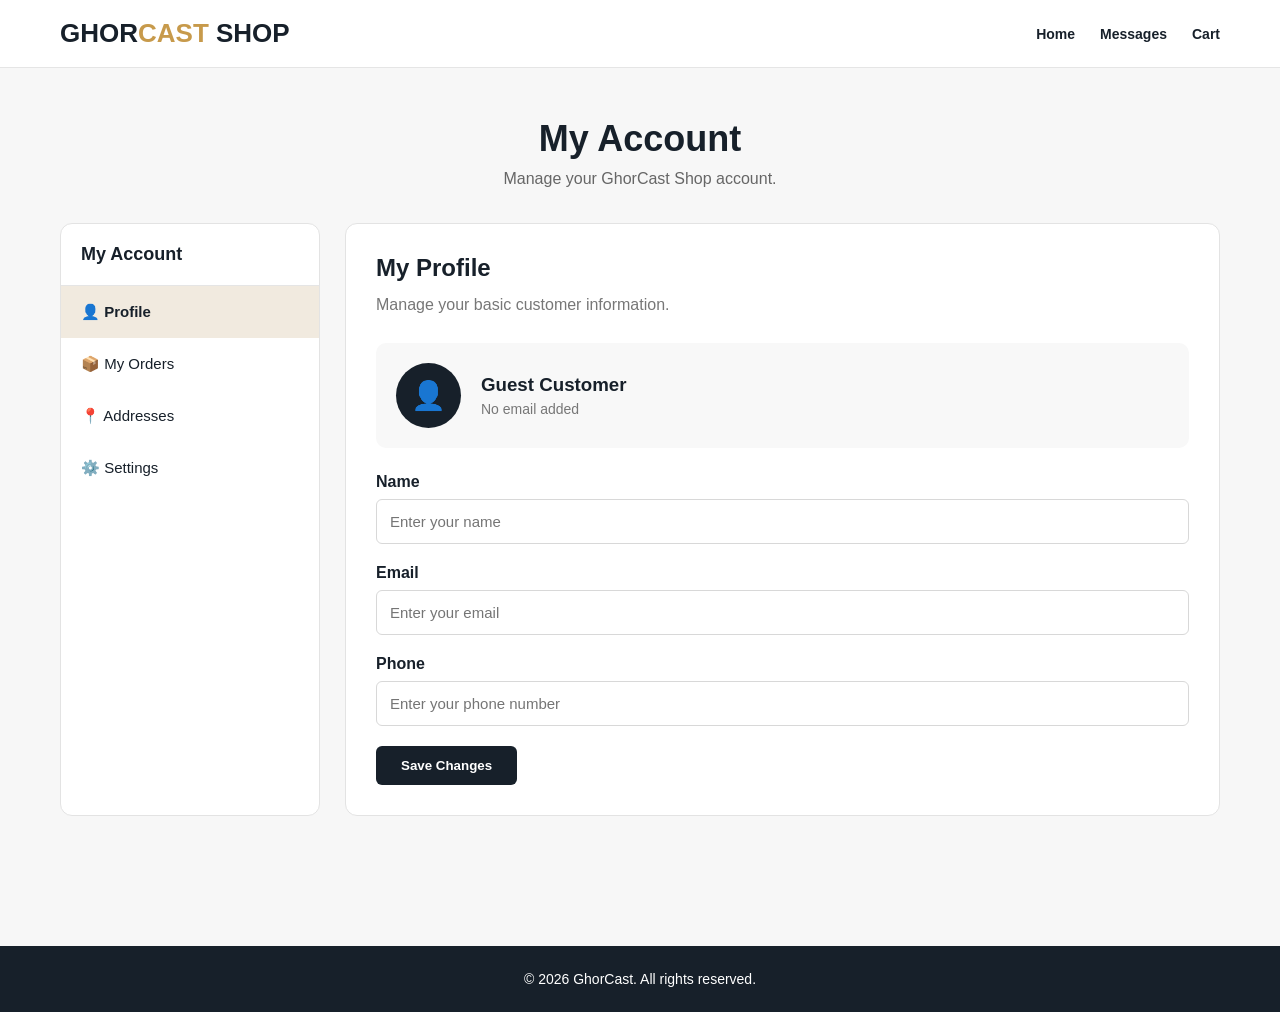
<file: account.html>
<!DOCTYPE html>
<html lang="en">

<head>

    <meta charset="UTF-8">

    <meta name="viewport"
          content="width=device-width, initial-scale=1.0">

    <title>Account | GhorCast Shop</title>

    <meta name="description"
          content="Manage your GhorCast Shop account, orders and customer information.">

    <style>

        * {
            box-sizing: border-box;
            margin: 0;
            padding: 0;
        }

        body {
            font-family: Arial, sans-serif;
            background: #f7f7f7;
            color: #17202a;
        }

        .container {
            max-width: 1200px;
            margin: auto;
            padding: 0 20px;
        }


        /* =================================
           HEADER
           ================================= */

        header {
            background: #ffffff;
            border-bottom: 1px solid #e5e5e5;
            padding: 18px 0;
        }

        header .container {
            display: flex;
            align-items: center;
            justify-content: space-between;
        }

        .logo a {
            text-decoration: none;
            color: #17202a;
            font-size: 26px;
            font-weight: 800;
        }

        .logo a strong {
            color: #c79a4b;
        }

        .navigation {
            display: flex;
            align-items: center;
            gap: 25px;
        }

        .navigation a {
            text-decoration: none;
            color: #17202a;
            font-size: 14px;
            font-weight: 600;
        }

        .navigation a:hover {
            color: #c79a4b;
        }


        /* =================================
           ACCOUNT PAGE
           ================================= */

        .account-page {
            max-width: 1200px;
            margin: 50px auto;
            padding: 0 20px 80px;
        }

        .page-title {
            text-align: center;
            margin-bottom: 35px;
        }

        .page-title h1 {
            font-size: 36px;
            margin-bottom: 10px;
        }

        .page-title p {
            color: #666;
        }

        .account-layout {
            display: grid;
            grid-template-columns: 260px 1fr;
            gap: 25px;
        }


        /* =================================
           SIDEBAR
           ================================= */

        .account-sidebar {
            background: #ffffff;
            border: 1px solid #e3e3e3;
            border-radius: 12px;
            overflow: hidden;
        }

        .sidebar-title {
            padding: 20px;
            font-size: 18px;
            font-weight: 700;
            border-bottom: 1px solid #e5e5e5;
        }

        .account-option {
            display: block;
            width: 100%;
            padding: 17px 20px;
            border: none;
            background: #ffffff;
            text-align: left;
            cursor: pointer;
            font-size: 15px;
            color: #17202a;
        }

        .account-option:hover {
            background: #f7f7f7;
        }

        .account-option.active {
            background: #f1eadf;
            font-weight: 700;
        }


        /* =================================
           CONTENT
           ================================= */

        .account-content {
            background: #ffffff;
            border: 1px solid #e3e3e3;
            border-radius: 12px;
            padding: 30px;
            min-height: 500px;
        }

        .account-section {
            display: none;
        }

        .account-section.active {
            display: block;
        }

        .account-section h2 {
            margin-bottom: 10px;
        }

        .section-description {
            color: #777;
            margin-bottom: 25px;
            line-height: 1.6;
        }


        /* =================================
           PROFILE
           ================================= */

        .profile-box {
            display: flex;
            align-items: center;
            gap: 20px;
            padding: 20px;
            background: #f8f8f8;
            border-radius: 10px;
            margin-bottom: 25px;
        }

        .profile-icon {
            width: 65px;
            height: 65px;
            border-radius: 50%;
            background: #17202a;
            color: #ffffff;
            display: flex;
            align-items: center;
            justify-content: center;
            font-size: 28px;
        }

        .profile-box h3 {
            margin-bottom: 5px;
        }

        .profile-box p {
            color: #777;
            font-size: 14px;
        }


        /* =================================
           FORM
           ================================= */

        .form-group {
            margin-bottom: 20px;
        }

        .form-group label {
            display: block;
            font-weight: 600;
            margin-bottom: 8px;
        }

        .form-group input,
        .form-group select {
            width: 100%;
            padding: 13px;
            border: 1px solid #d8d8d8;
            border-radius: 6px;
            font-size: 15px;
        }

        .save-button {
            padding: 12px 25px;
            border: none;
            background: #17202a;
            color: #ffffff;
            border-radius: 6px;
            cursor: pointer;
            font-weight: 600;
        }

        .save-button:hover {
            background: #c79a4b;
        }


        /* =================================
           ORDERS
           ================================= */

        .empty-box {
            text-align: center;
            padding: 70px 20px;
            color: #777;
        }

        .empty-icon {
            font-size: 50px;
            margin-bottom: 20px;
        }

        .empty-box h3 {
            color: #17202a;
            margin-bottom: 10px;
        }

        .empty-box p {
            margin-bottom: 25px;
            line-height: 1.6;
        }

        .shop-button {
            display: inline-block;
            padding: 12px 25px;
            background: #17202a;
            color: #ffffff;
            text-decoration: none;
            border-radius: 6px;
            font-weight: 600;
        }

        .shop-button:hover {
            background: #c79a4b;
        }


        /* =================================
           ORDER HISTORY
           ================================= */

        .orders-list {
            display: flex;
            flex-direction: column;
            gap: 20px;
        }

        .order-card {
            border: 1px solid #e3e3e3;
            border-radius: 10px;
            padding: 20px;
            background: #ffffff;
        }

        .order-header {
            display: flex;
            justify-content: space-between;
            align-items: center;
            gap: 15px;
            padding-bottom: 15px;
            border-bottom: 1px solid #eeeeee;
            margin-bottom: 15px;
        }

        .order-id {
            font-weight: 700;
            color: #17202a;
        }

        .order-date {
            color: #777;
            font-size: 13px;
        }

        .order-status {
            display: inline-block;
            padding: 6px 10px;
            border-radius: 20px;
            background: #f1eadf;
            color: #17202a;
            font-size: 12px;
            font-weight: 700;
        }

        .order-product {
            display: flex;
            align-items: center;
            gap: 15px;
        }

        .order-product-image {
            width: 85px;
            height: 85px;
            object-fit: cover;
            border-radius: 8px;
            border: 1px solid #eeeeee;
            background: #f7f7f7;
        }

        .order-product-info {
            flex: 1;
        }

        .order-product-name {
            font-size: 17px;
            font-weight: 700;
            margin-bottom: 7px;
        }

        .order-product-details {
            color: #777;
            font-size: 14px;
            line-height: 1.7;
        }

        .order-total {
            text-align: right;
            margin-top: 15px;
            padding-top: 15px;
            border-top: 1px solid #eeeeee;
            font-size: 16px;
            font-weight: 700;
        }

        .order-customer {
            margin-top: 15px;
            padding-top: 15px;
            border-top: 1px solid #eeeeee;
            color: #666;
            font-size: 13px;
            line-height: 1.7;
        }


        /* =================================
           ADDRESS
           ================================= */

        .address-form {
            width: 100%;
        }

        .form-row {
            display: grid;
            grid-template-columns: 1fr 1fr;
            gap: 20px;
        }

        .address-type {
            display: flex;
            gap: 25px;
        }

        .address-type label {
            font-weight: normal;
            display: flex;
            align-items: center;
            gap: 7px;
        }

        .saved-address {
            margin-top: 30px;
            padding: 20px;
            background: #f8f8f8;
            border-radius: 10px;
            border: 1px solid #e3e3e3;
        }

        .saved-address h3 {
            margin-bottom: 10px;
        }

        .saved-address p {
            color: #666;
            line-height: 1.7;
        }


        /* =================================
           FOOTER
           ================================= */

        footer {
            background: #17202a;
            color: #ffffff;
            text-align: center;
            padding: 25px 0;
        }

        footer p {
            font-size: 14px;
        }


        /* =================================
           MOBILE
           ================================= */

        @media (max-width: 768px) {

            header .container {
                flex-direction: column;
                gap: 15px;
            }

            .navigation {
                flex-wrap: wrap;
                justify-content: center;
                gap: 15px;
            }

            .account-layout {
                grid-template-columns: 1fr;
            }

            .page-title h1 {
                font-size: 30px;
            }

            .account-content {
                padding: 20px;
            }

            .form-row {
                grid-template-columns: 1fr;
                gap: 0;
            }

            .order-header {
                flex-direction: column;
                align-items: flex-start;
            }

            .order-product {
                align-items: flex-start;
            }

            .order-product-image {
                width: 70px;
                height: 70px;
            }

            .order-total {
                text-align: left;
            }

        }

    </style>

</head>


<body>


<!-- HEADER -->

<header>

    <div class="container">

        <div class="logo">

            <a href="products.html">
                GHOR<strong>CAST</strong> SHOP
            </a>

        </div>


        <nav class="navigation">

            <a href="products.html">
                Home
            </a>

            <a href="messages.html">
                Messages
            </a>

            <a href="cart.html">
                Cart
            </a>

           
        </nav>

    </div>

</header>



<main class="account-page">


    <div class="page-title">

        <h1>
            My Account
        </h1>

        <p>
            Manage your GhorCast Shop account.
        </p>

    </div>



    <div class="account-layout">


        <!-- SIDEBAR -->

        <aside class="account-sidebar">


            <div class="sidebar-title">
                My Account
            </div>


            <button class="account-option active"
                    onclick="showSection('profile', this)">

                👤 Profile

            </button>


            <button class="account-option"
                    onclick="showSection('orders', this)">

                📦 My Orders

            </button>


            <button class="account-option"
                    onclick="showSection('addresses', this)">

                📍 Addresses

            </button>


            <button class="account-option"
                    onclick="showSection('settings', this)">

                ⚙️ Settings

            </button>


        </aside>



        <!-- CONTENT -->

        <section class="account-content">


            <!-- PROFILE -->

            <div id="profile"
                 class="account-section active">


                <h2>
                    My Profile
                </h2>


                <p class="section-description">

                    Manage your basic customer information.

                </p>


                <div class="profile-box">


                    <div class="profile-icon">
                        👤
                    </div>


                    <div>

                        <h3 id="profileName">
                            Guest Customer
                        </h3>

                        <p id="profileEmail">
                            No email added
                        </p>

                    </div>


                </div>



                <div class="form-group">

                    <label for="name">
                        Name
                    </label>

                    <input
                        type="text"
                        id="name"
                        placeholder="Enter your name">

                </div>



                <div class="form-group">

                    <label for="email">
                        Email
                    </label>

                    <input
                        type="email"
                        id="email"
                        placeholder="Enter your email">

                </div>



                <div class="form-group">

                    <label for="phone">
                        Phone
                    </label>

                    <input
                        type="tel"
                        id="phone"
                        placeholder="Enter your phone number">

                </div>



                <button class="save-button"
                        onclick="saveProfile()">

                    Save Changes

                </button>


            </div>



            <!-- ORDERS -->

            <div id="orders"
                 class="account-section">


                <h2>
                    My Orders
                </h2>


                <p class="section-description">

                    View your GhorCast Shop orders and order history.

                </p>


                <div id="ordersContent"
                     class="empty-box">


                    <div class="empty-icon">
                        📦
                    </div>


                    <h3>
                        No orders yet
                    </h3>


                    <p>
                        Your completed orders will appear here.
                    </p>


                    <a href="products.html"
                       class="shop-button">

                        Start Shopping

                    </a>


                </div>


            </div>



            <!-- ADDRESSES -->

            <div id="addresses"
                 class="account-section">


                <h2>
                    My Addresses
                </h2>


                <p class="section-description">

                    Manage your saved shipping and delivery addresses.

                </p>


                <div class="address-form">


                    <div class="form-row">


                        <div class="form-group">

                            <label for="addressName">
                                Full Name
                            </label>

                            <input
                                type="text"
                                id="addressName"
                                placeholder="Enter full name">

                        </div>


                        <div class="form-group">

                            <label for="addressPhone">
                                Phone Number
                            </label>

                            <input
                                type="tel"
                                id="addressPhone"
                                placeholder="Enter phone number">

                        </div>


                    </div>



                    <div class="form-group">

                        <label for="house">
                            House / Flat / Apartment
                        </label>

                        <input
                            type="text"
                            id="house"
                            placeholder="House, flat or apartment number">

                    </div>



                    <div class="form-group">

                        <label for="road">
                            Road / Street
                        </label>

                        <input
                            type="text"
                            id="road"
                            placeholder="Road or street name">

                    </div>



                    <div class="form-group">

                        <label for="area">
                            Area / Village
                        </label>

                        <input
                            type="text"
                            id="area"
                            placeholder="Area, village or neighborhood">

                    </div>



                    <div class="form-row">


                        <div class="form-group">

                            <label for="addressCity">
                                City
                            </label>

                            <input
                                type="text"
                                id="addressCity"
                                placeholder="City">

                        </div>


                        <div class="form-group">

                            <label for="district">
                                District
                            </label>

                            <input
                                type="text"
                                id="district"
                                placeholder="District">

                        </div>


                    </div>



                    <div class="form-row">


                        <div class="form-group">

                            <label for="division">
                                Division / State
                            </label>

                            <input
                                type="text"
                                id="division"
                                placeholder="Division or state">

                        </div>


                        <div class="form-group">

                            <label for="postalCode">
                                Postal Code
                            </label>

                            <input
                                type="text"
                                id="postalCode"
                                placeholder="Postal code">

                        </div>


                    </div>



                    <div class="form-group">

                        <label for="country">
                            Country
                        </label>


                        <select id="country">

                            <option value="">
                                Select Country
                            </option>

                            <option value="Bangladesh">
                                Bangladesh
                            </option>

                            <option value="Saudi Arabia">
                                Saudi Arabia
                            </option>

                            <option value="United Arab Emirates">
                                United Arab Emirates
                            </option>

                            <option value="Turkey">
                                Turkey
                            </option>

                            <option value="United Kingdom">
                                United Kingdom
                            </option>

                            <option value="United States">
                                United States
                            </option>

                            <option value="Other">
                                Other
                            </option>

                        </select>

                    </div>



                    <div class="form-group">


                        <label>
                            Address Type
                        </label>


                        <div class="address-type">


                            <label>

                                <input
                                    type="radio"
                                    name="addressType"
                                    value="Home"
                                    checked>

                                Home

                            </label>


                            <label>

                                <input
                                    type="radio"
                                    name="addressType"
                                    value="Office">

                                Office

                            </label>


                        </div>


                    </div>



                    <button
                        type="button"
                        class="save-button"
                        onclick="saveAddress()">

                        Save Address

                    </button>


                </div>



                <!-- SAVED ADDRESS -->

                <div id="savedAddressContainer">
                </div>


            </div>



            <!-- SETTINGS -->

            <div id="settings"
                 class="account-section">


                <h2>
                    Account Settings
                </h2>


                <p class="section-description">

                    Manage your GhorCast Shop preferences.

                </p>



                <div class="form-group">

                    <label>
                        Account Status
                    </label>

                    <input
                        type="text"
                        value="Guest Account"
                        readonly>

                </div>



                <div class="form-group">

                    <label>
                        Notifications
                    </label>

                    <input
                        type="text"
                        value="Enabled"
                        readonly>

                </div>


            </div>


        </section>


    </div>


</main>



<footer>

    <div class="container">

        <p>
            © 2026 GhorCast. All rights reserved.
        </p>

    </div>

</footer>



<script>


    /* =================================
       LOAD CUSTOMER INFORMATION
       ================================= */


    const customer =
        JSON.parse(
            localStorage.getItem("ghorcastCustomer") || "null"
        );


    if (customer) {


        const fullName =
            (
                (customer.firstName || "") +
                " " +
                (customer.lastName || "")
            ).trim();


        document.getElementById("name").value =
            fullName;


        document.getElementById("email").value =
            customer.email || "";


        document.getElementById("phone").value =
            customer.phone || "";


        document.getElementById("profileName").textContent =
            fullName || "Customer";


        document.getElementById("profileEmail").textContent =
            customer.email || "No email added";


    }



    /* =================================
       SHOW ACCOUNT SECTION
       ================================= */


    function showSection(sectionId, button) {


        const sections =
            document.querySelectorAll(".account-section");


        sections.forEach(function(section) {

            section.classList.remove("active");

        });



        const buttons =
            document.querySelectorAll(".account-option");


        buttons.forEach(function(item) {

            item.classList.remove("active");

        });



        document
            .getElementById(sectionId)
            .classList.add("active");


        button.classList.add("active");


        if (sectionId === "orders") {

            loadOrders();

        }


    }



    /* =================================
       SAVE PROFILE
       ================================= */


    function saveProfile() {


        const name =
            document.getElementById("name").value.trim();


        const email =
            document.getElementById("email").value.trim();


        const phone =
            document.getElementById("phone").value.trim();



        let firstName = name;
        let lastName = "";



        if (name.includes(" ")) {


            const parts =
                name.split(" ");


            firstName =
                parts.shift();


            lastName =
                parts.join(" ");


        }



        const customerData = {


            firstName: firstName,

            lastName: lastName,

            email: email,

            phone: phone


        };



        localStorage.setItem(

            "ghorcastCustomer",

            JSON.stringify(customerData)

        );



        document
            .getElementById("profileName")
            .textContent =
            name || "Customer";


        document
            .getElementById("profileEmail")
            .textContent =
            email || "No email added";



        alert(
            "Profile saved successfully."
        );


    }



    /* =================================
       LOAD ORDERS
       ================================= */


    function loadOrders() {


        const ordersContent =
            document.getElementById("ordersContent");


        const orders =
            JSON.parse(
                localStorage.getItem("ghorcastOrders") || "[]"
            );


        if (!orders.length) {


            ordersContent.innerHTML = `

                <div class="empty-icon">
                    📦
                </div>

                <h3>
                    No orders yet
                </h3>

                <p>
                    Your completed orders will appear here.
                </p>

                <a href="products.html"
                   class="shop-button">

                    Start Shopping

                </a>

            `;


            return;

        }



        const sortedOrders =
            orders.slice().reverse();



        let html = `

            <div class="orders-list">

        `;



        sortedOrders.forEach(function(order) {


            const date =
                order.date
                    ? new Date(order.date).toLocaleString()
                    : "Date unavailable";


            const image =
                order.image || "";


            const productName =
                order.productName || "Product";


            const quantity =
                order.quantity || 1;


            const price =
                Number(order.price || 0);


            const total =
                Number(order.total || 0);


            const status =
                order.status || "Order Received";


            html += `

                <div class="order-card">


                    <div class="order-header">


                        <div>

                            <div class="order-id">

                                Order ${escapeOrderText(
                                    order.orderId || "N/A"
                                )}

                            </div>


                            <div class="order-date">

                                ${escapeOrderText(date)}

                            </div>

                        </div>


                        <div class="order-status">

                            ${escapeOrderText(status)}

                        </div>


                    </div>



                    <div class="order-product">


                        ${
                            image
                            ?

                            `

                            <img
                                src="${escapeAttribute(image)}"
                                alt="${escapeAttribute(productName)}"
                                class="order-product-image">

                            `

                            :

                            `

                            <div class="order-product-image"
                                 style="display:flex;align-items:center;justify-content:center;font-size:30px;">

                                📦

                            </div>

                            `
                        }



                        <div class="order-product-info">


                            <div class="order-product-name">

                                ${escapeOrderText(productName)}

                            </div>


                            <div class="order-product-details">

                                Quantity:
                                ${escapeOrderText(quantity)}

                                <br>

                                Price:
                                $${price.toFixed(2)}

                            </div>


                        </div>


                    </div>



                    <div class="order-total">

                        Total:
                        $${total.toFixed(2)}

                    </div>



                    <div class="order-customer">


                        <strong>
                            Customer:
                        </strong>

                        ${escapeOrderText(
                            order.customerName || "N/A"
                        )}

                        <br>


                        <strong>
                            Phone:
                        </strong>

                        ${escapeOrderText(
                            order.customerPhone || "N/A"
                        )}

                        <br>


                        <strong>
                            Payment:
                        </strong>

                        ${escapeOrderText(
                            order.paymentMethod || "N/A"
                        )}

                        <br>


                        <strong>
                            Delivery Address:
                        </strong>

                        ${escapeOrderText(
                            order.customerAddress || "N/A"
                        )}


                    </div>


                </div>

            `;


        });



        html += `

            </div>

        `;



        ordersContent.className =
            "orders-list";


        ordersContent.innerHTML =
            html;


    }



    /* =================================
       ESCAPE ORDER TEXT
       ================================= */


    function escapeOrderText(value) {


        return String(value)
            .replace(/&/g, "&amp;")
            .replace(/</g, "&lt;")
            .replace(/>/g, "&gt;")
            .replace(/"/g, "&quot;")
            .replace(/'/g, "&#039;");


    }



    /* =================================
       ESCAPE ATTRIBUTE
       ================================= */


    function escapeAttribute(value) {


        return String(value)
            .replace(/&/g, "&amp;")
            .replace(/"/g, "&quot;")
            .replace(/</g, "&lt;")
            .replace(/>/g, "&gt;");


    }



    /* =================================
       SAVE ADDRESS
       ================================= */


    function saveAddress() {


        const address = {


            name:
                document
                    .getElementById("addressName")
                    .value
                    .trim(),


            phone:
                document
                    .getElementById("addressPhone")
                    .value
                    .trim(),


            house:
                document
                    .getElementById("house")
                    .value
                    .trim(),


            road:
                document
                    .getElementById("road")
                    .value
                    .trim(),


            area:
                document
                    .getElementById("area")
                    .value
                    .trim(),


            city:
                document
                    .getElementById("addressCity")
                    .value
                    .trim(),


            district:
                document
                    .getElementById("district")
                    .value
                    .trim(),


            division:
                document
                    .getElementById("division")
                    .value
                    .trim(),


            postalCode:
                document
                    .getElementById("postalCode")
                    .value
                    .trim(),


            country:
                document
                    .getElementById("country")
                    .value,


            type:
                document
                    .querySelector(
                        'input[name="addressType"]:checked'
                    )
                    ?.value || "Home"


        };



        localStorage.setItem(

            "ghorcastAddress",

            JSON.stringify(address)

        );



        displaySavedAddress();


        alert(
            "Address saved successfully."
        );


    }



    /* =================================
       DISPLAY SAVED ADDRESS
       ================================= */


    function displaySavedAddress() {


        const saved =
            JSON.parse(
                localStorage.getItem("ghorcastAddress") || "null"
            );


        const container =
            document.getElementById(
                "savedAddressContainer"
            );


        if (!saved) {

            container.innerHTML = "";

            return;

        }



        container.innerHTML = `

            <div class="saved-address">

                <h3>
                    Saved ${escapeOrderText(saved.type || "Home")} Address
                </h3>

                <p>

                    ${escapeOrderText(saved.name || "")}

                    <br>

                    ${escapeOrderText(saved.phone || "")}

                    <br>

                    ${escapeOrderText(saved.house || "")}

                    ${escapeOrderText(saved.road || "")}

                    <br>

                    ${escapeOrderText(saved.area || "")}

                    <br>

                    ${escapeOrderText(saved.city || "")},

                    ${escapeOrderText(saved.district || "")}

                    <br>

                    ${escapeOrderText(saved.division || "")}

                    -

                    ${escapeOrderText(saved.postalCode || "")}

                    <br>

                    ${escapeOrderText(saved.country || "")}

                </p>

            </div>

        `;


    }



    /* =================================
       LOAD SAVED ADDRESS
       ================================= */


    displaySavedAddress();


</script>


</body>

</html>
</file>
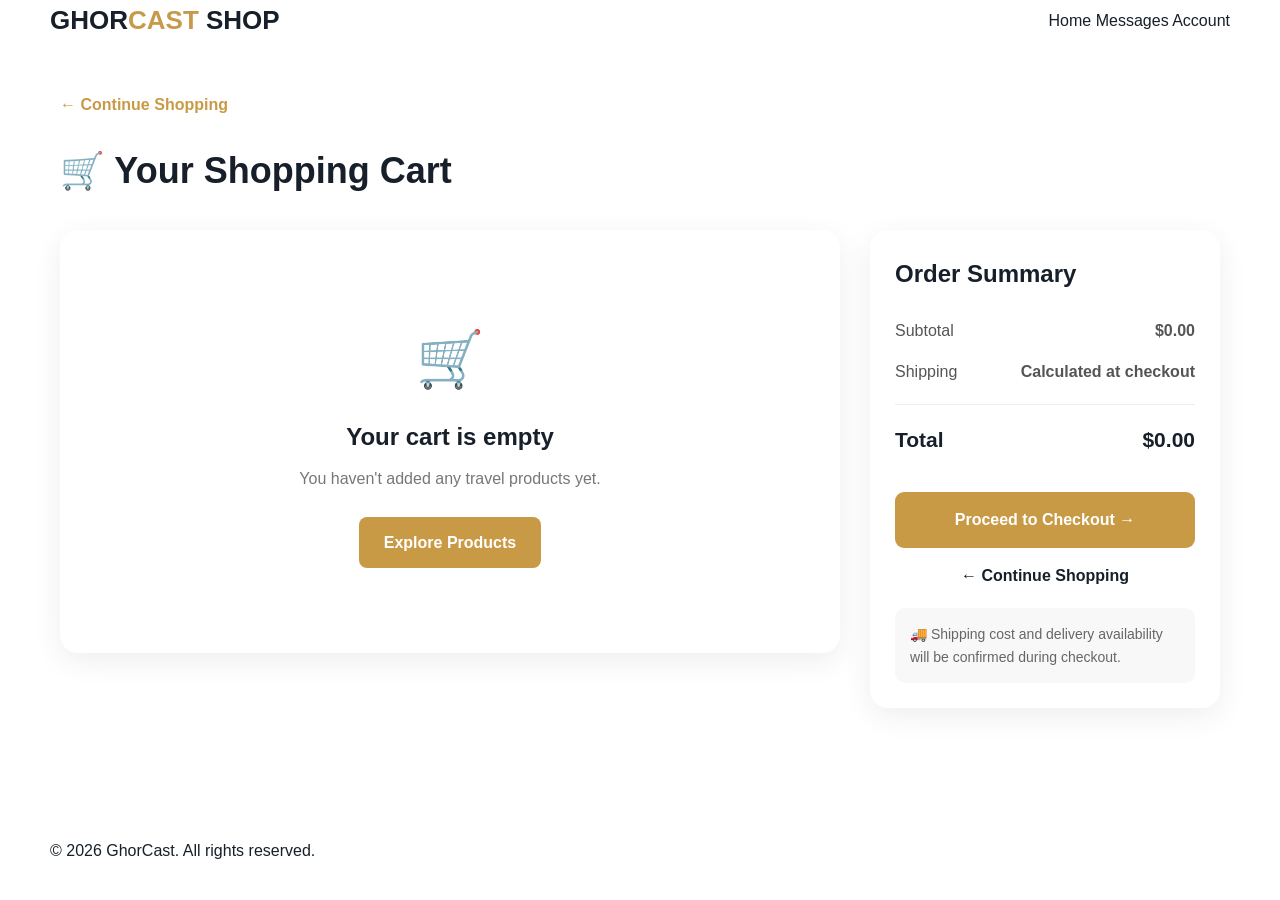
<file: cart.html>
<!DOCTYPE html>
<html lang="en">
<head>
    <meta charset="UTF-8">
    <meta name="viewport" content="width=device-width, initial-scale=1.0">

    <title>Shopping Cart | GhorCast</title>

    <meta name="description"
          content="Review your selected travel products and continue to checkout on GhorCast.">

    <link rel="stylesheet" href="style.css">

    <style>
        header .container {
    display: flex;
    align-items: center;
    justify-content: space-between;
}

        /* ================================
           GHORCAST SHOPPING CART
        ================================= */

        .logo a {
    font-size: 26px;
    font-weight: 800;
}

.logo a span {
    color: #17202a;
}

.logo a strong {
    color: #c79a4b;
}

        .cart-page {
            max-width: 1200px;
            margin: 50px auto;
            padding: 0 20px 80px;
        }

        .back-link {
            display: inline-block;
            margin-bottom: 25px;
            color: #c99a45;
            text-decoration: none;
            font-weight: 600;
        }

        .back-link:hover {
            text-decoration: underline;
        }

        .cart-page h1 {
            color: #17202a;
            margin-bottom: 30px;
            font-size: 36px;
        }

        .cart-layout {
            display: grid;
            grid-template-columns: 1fr 350px;
            gap: 30px;
            align-items: start;
        }

        /* CART ITEMS */

        .cart-items {
            background: white;
            border-radius: 18px;
            padding: 25px;
            box-shadow: 0 8px 30px rgba(0,0,0,.07);
        }

        .cart-item {
            display: grid;
            grid-template-columns: 110px 1fr auto;
            gap: 20px;
            align-items: center;
            padding: 20px 0;
            border-bottom: 1px solid #eee;
        }

        .cart-item:first-child {
            padding-top: 0;
        }

        .cart-item:last-child {
            border-bottom: none;
            padding-bottom: 0;
        }

        .cart-item-image {
            width: 110px;
            height: 110px;
            object-fit: cover;
            border-radius: 12px;
            background: #f5f5f5;
        }

        .cart-item-info h3 {
            margin: 0 0 8px;
            color: #17202a;
            font-size: 20px;
        }

        .cart-item-price {
            color: #c99a45;
            font-weight: 700;
            margin-bottom: 12px;
        }

        .quantity-control {
            display: flex;
            align-items: center;
            width: fit-content;
            border: 1px solid #ddd;
            border-radius: 8px;
            overflow: hidden;
        }

        .quantity-control button {
            width: 38px;
            height: 38px;
            border: none;
            background: #f5f5f5;
            cursor: pointer;
            font-size: 20px;
        }

        .quantity-control button:hover {
            background: #eaeaea;
        }

        .quantity-control span {
            width: 45px;
            text-align: center;
            font-weight: 600;
        }

        .cart-item-total {
            text-align: right;
        }

        .item-total-price {
            color: #17202a;
            font-size: 20px;
            font-weight: 800;
            margin-bottom: 12px;
        }

        .remove-button {
            border: none;
            background: transparent;
            color: #c0392b;
            cursor: pointer;
            font-weight: 600;
        }

        .remove-button:hover {
            text-decoration: underline;
        }

        /* EMPTY CART */

        .empty-cart {
            text-align: center;
            padding: 60px 20px;
        }

        .empty-cart-icon {
            font-size: 55px;
            margin-bottom: 15px;
        }

        .empty-cart h2 {
            color: #17202a;
            margin-bottom: 10px;
        }

        .empty-cart p {
            color: #777;
            margin-bottom: 25px;
        }

        .shop-button {
            display: inline-block;
            background: #c99a45;
            color: white;
            padding: 13px 25px;
            border-radius: 8px;
            text-decoration: none;
            font-weight: 700;
        }

        .shop-button:hover {
            opacity: .9;
        }

        /* ORDER SUMMARY */

        .cart-summary {
            background: white;
            border-radius: 18px;
            padding: 25px;
            box-shadow: 0 8px 30px rgba(0,0,0,.07);
            position: sticky;
            top: 20px;
        }

        .cart-summary h2 {
            margin-top: 0;
            color: #17202a;
            margin-bottom: 25px;
        }

        .summary-row {
            display: flex;
            justify-content: space-between;
            margin: 15px 0;
            color: #555;
        }

        .summary-row.total {
            border-top: 1px solid #eee;
            padding-top: 18px;
            margin-top: 20px;
            color: #17202a;
            font-size: 21px;
            font-weight: 800;
        }

        .checkout-button {
            width: 100%;
            border: none;
            background: #c99a45;
            color: white;
            padding: 15px;
            border-radius: 9px;
            cursor: pointer;
            font-size: 16px;
            font-weight: 800;
            margin-top: 20px;
        }

        .checkout-button:hover {
            opacity: .9;
        }

        .continue-shopping {
            display: block;
            text-align: center;
            margin-top: 15px;
            color: #17202a;
            text-decoration: none;
            font-weight: 600;
        }

        .continue-shopping:hover {
            text-decoration: underline;
        }

        .shipping-note {
            margin-top: 20px;
            padding: 15px;
            background: #f8f8f8;
            border-radius: 10px;
            color: #666;
            font-size: 14px;
            line-height: 1.6;
        }

        /* TOAST */

        .cart-message {
            position: fixed;
            right: 20px;
            bottom: 20px;
            background: #17202a;
            color: white;
            padding: 15px 20px;
            border-radius: 10px;
            box-shadow: 0 8px 25px rgba(0,0,0,.2);
            display: none;
            z-index: 9999;
        }

        /* MOBILE */

        @media (max-width: 850px) {

            .cart-layout {
                grid-template-columns: 1fr;
            }

            .cart-summary {
                position: static;
            }

        }

        @media (max-width: 600px) {

            .cart-page {
                margin-top: 30px;
            }

            .cart-page h1 {
                font-size: 30px;
            }

            .cart-items {
                padding: 18px;
            }

            .cart-item {
                grid-template-columns: 80px 1fr;
                gap: 15px;
            }

            .cart-item-image {
                width: 80px;
                height: 80px;
            }

            .cart-item-total {
                grid-column: 2;
                text-align: left;
            }

            .item-total-price {
                margin-bottom: 8px;
            }

        }

    </style>
</head>

<body>

<header>

    <div class="container">

        <div class="logo">
    <a href="products.html">
        GHOR<strong>CAST</strong> SHOP
    </a>
</div>

        <nav class="navigation">
    <a href="products.html">Home</a>
    <a href="messages.html">Messages</a>
    <a href="account.html">Account</a>
</nav>

    </div>

</header>


<main class="cart-page">

    <a href="products.html" class="back-link">
        ← Continue Shopping
    </a>

    <h1>
        🛒 Your Shopping Cart
    </h1>


    <div class="cart-layout">

        <!-- CART PRODUCTS -->

        <section
            id="cartItems"
            class="cart-items">
        </section>


        <!-- ORDER SUMMARY -->

        <aside
            id="cartSummary"
            class="cart-summary">

            <h2>
                Order Summary
            </h2>

            <div class="summary-row">

                <span>
                    Subtotal
                </span>

                <strong id="subtotal">
                    $0.00
                </strong>

            </div>

            <div class="summary-row">

                <span>
                    Shipping
                </span>

                <strong id="shipping">
                    Calculated at checkout
                </strong>

            </div>

            <div class="summary-row total">

                <span>
                    Total
                </span>

                <strong id="total">
                    $0.00
                </strong>

            </div>


            <button
                type="button"
                class="checkout-button"
                onclick="proceedToCheckout()">

                Proceed to Checkout →

            </button>


            <a
                href="products.html"
                class="continue-shopping">

                ← Continue Shopping

            </a>


            <div class="shipping-note">

                🚚 Shipping cost and delivery
                availability will be confirmed
                during checkout.

            </div>

        </aside>

    </div>

</main>


<div
    id="cartMessage"
    class="cart-message">
</div>


<footer>

    <div class="container">

        <p>
            © 2026 GhorCast. All rights reserved.
        </p>

    </div>

</footer>


<script>

    /* ================================
       LOAD CART
    ================================= */

    let cart =
        JSON.parse(
            localStorage.getItem("ghorcastCart") || "[]"
        );


    /* ================================
       DISPLAY CART
    ================================= */

    function renderCart() {

        const cartItems =
            document.getElementById("cartItems");

        const cartSummary =
            document.getElementById("cartSummary");


        if (cart.length === 0) {

            cartItems.innerHTML = `

                <div class="empty-cart">

                    <div class="empty-cart-icon">
                        🛒
                    </div>

                    <h2>
                        Your cart is empty
                    </h2>

                    <p>
                        You haven't added any travel
                        products yet.
                    </p>

                    <a
                        href="products.html"
                        class="shop-button">

                        Explore Products

                    </a>

                </div>

            `;

            document.getElementById("subtotal")
                .textContent = "$0.00";

            document.getElementById("total")
                .textContent = "$0.00";

            return;

        }


        let subtotal = 0;


        cartItems.innerHTML = "";


        cart.forEach((item, index) => {

            const itemTotal =
                item.price * item.quantity;


            subtotal += itemTotal;


            const itemElement =
                document.createElement("div");


            itemElement.className =
                "cart-item";


            itemElement.innerHTML = `

                <img
                    class="cart-item-image"
                    src="${item.image}"
                    alt="${item.name}"
                >


                <div class="cart-item-info">

                    <h3>
                        ${item.name}
                    </h3>

                    <div class="cart-item-price">
                        $${Number(item.price).toFixed(2)}
                    </div>


                    <div class="quantity-control">

                        <button
                            type="button"
                            onclick="changeCartQuantity(${index}, -1)">
                            −
                        </button>

                        <span>
                            ${item.quantity}
                        </span>

                        <button
                            type="button"
                            onclick="changeCartQuantity(${index}, 1)">
                            +
                        </button>

                    </div>

                </div>


                <div class="cart-item-total">

                    <div class="item-total-price">
                        $${itemTotal.toFixed(2)}
                    </div>

                    <button
                        type="button"
                        class="remove-button"
                        onclick="removeItem(${index})">

                        Remove

                    </button>

                </div>

            `;


            cartItems.appendChild(itemElement);

        });


        document.getElementById("subtotal")
            .textContent =
            "$" + subtotal.toFixed(2);


        document.getElementById("total")
            .textContent =
            "$" + subtotal.toFixed(2);

    }


    /* ================================
       CHANGE QUANTITY
    ================================= */

    function changeCartQuantity(index, amount) {

        cart[index].quantity += amount;


        if (cart[index].quantity < 1) {

            cart[index].quantity = 1;

        }


        saveCart();

        renderCart();

    }


    /* ================================
       REMOVE PRODUCT
    ================================= */

    function removeItem(index) {

        const removedProduct =
            cart[index].name;


        cart.splice(index, 1);


        saveCart();

        renderCart();


        showMessage(
            removedProduct +
            " removed from cart."
        );

    }


    /* ================================
       SAVE CART
    ================================= */

    function saveCart() {

        localStorage.setItem(
            "ghorcastCart",
            JSON.stringify(cart)
        );

    }


    /* ================================
       CHECKOUT
    ================================= */

    function proceedToCheckout() {

        if (cart.length === 0) {

            showMessage(
                "Your cart is empty."
            );

            return;

        }


        /*
         * Save the current cart so the
         * checkout page can use it.
         */

        localStorage.setItem(
            "ghorcastCheckoutCart",
            JSON.stringify(cart)
        );


        window.location.href =
            "checkout.html";

    }


    /* ================================
       MESSAGE
    ================================= */

    function showMessage(message) {

        const messageBox =
            document.getElementById("cartMessage");


        messageBox.textContent =
            message;


        messageBox.style.display =
            "block";


        setTimeout(() => {

            messageBox.style.display =
                "none";

        }, 2500);

    }


    /* ================================
       INITIAL LOAD
    ================================= */

    renderCart();

</script>

</body>
</html>
</file>
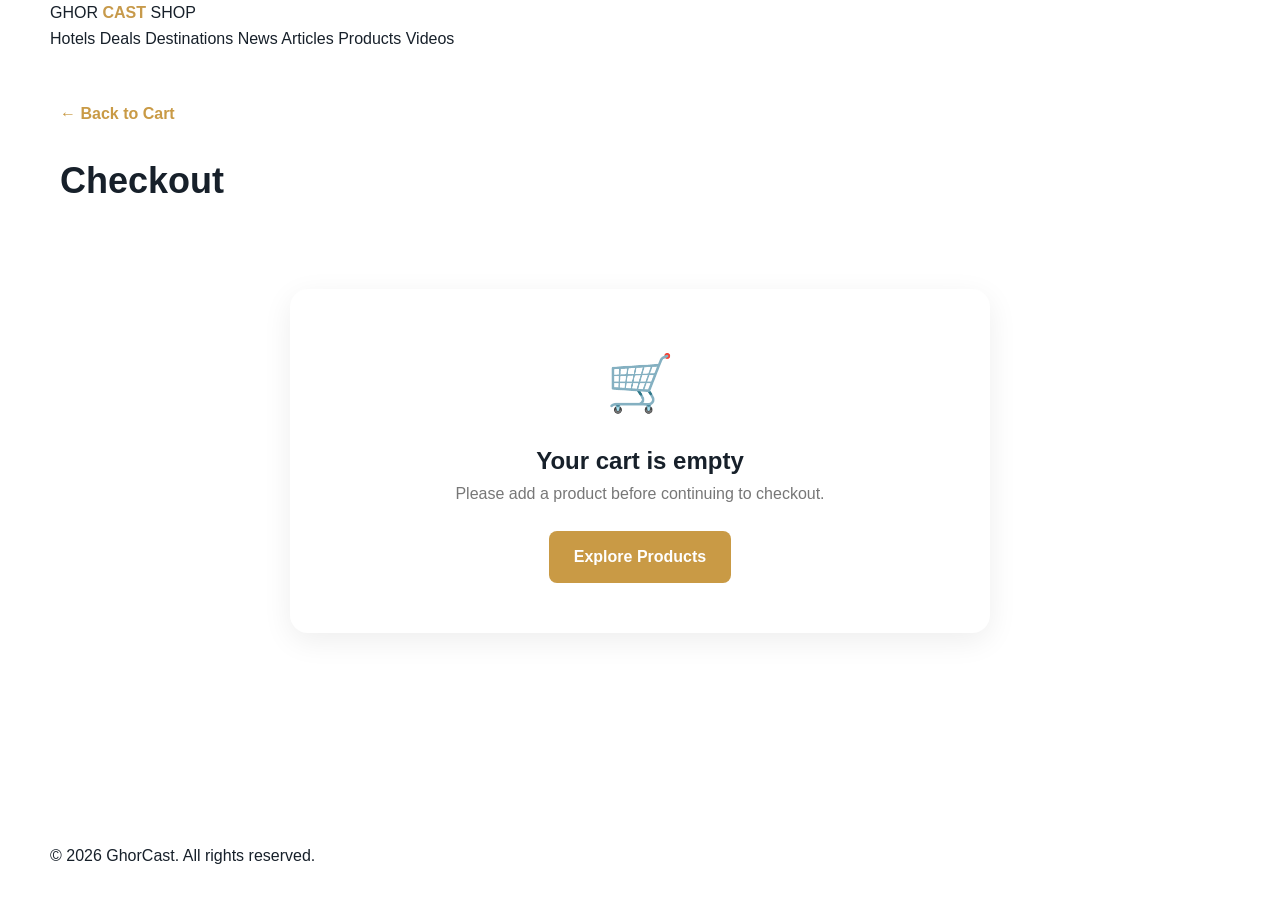
<file: checkout.html>
<!DOCTYPE html>
<html lang="en">
<head>

    <meta charset="UTF-8">

    <meta name="viewport"
          content="width=device-width, initial-scale=1.0">

    <title>Checkout | GhorCast</title>

    <meta name="description"
          content="Complete your GhorCast travel product order.">

    <link rel="stylesheet"
          href="style.css">

    <style>

        /* ================================
           GHORCAST CHECKOUT
        ================================= */

        .logo a {
            text-decoration: none;
        }

        .logo a span {
            color: #17202a;
        }

        .logo a strong {
            color: #c79a4b;
        }

        .checkout-page {
            max-width: 1200px;
            margin: 50px auto;
            padding: 0 20px 80px;
        }

        .back-link {
            display: inline-block;
            margin-bottom: 25px;
            color: #c99a45;
            text-decoration: none;
            font-weight: 600;
        }

        .back-link:hover {
            text-decoration: underline;
        }

        .checkout-page h1 {
            color: #17202a;
            font-size: 36px;
            margin-bottom: 30px;
        }

        .checkout-layout {
            display: grid;
            grid-template-columns: 1fr 380px;
            gap: 30px;
            align-items: start;
        }

        /* ================================
           CHECKOUT FORM
        ================================= */

        .checkout-form {
            background: white;
            border-radius: 18px;
            padding: 30px;
            box-shadow: 0 8px 30px rgba(0,0,0,.07);
        }

        .checkout-section {
            margin-bottom: 35px;
        }

        .checkout-section:last-child {
            margin-bottom: 0;
        }

        .checkout-section h2 {
            margin-top: 0;
            margin-bottom: 20px;
            color: #17202a;
            font-size: 23px;
        }

        .form-grid {
            display: grid;
            grid-template-columns: 1fr 1fr;
            gap: 18px;
        }

        .form-group {
            display: flex;
            flex-direction: column;
        }

        .form-group.full {
            grid-column: 1 / -1;
        }

        .form-group label {
            margin-bottom: 7px;
            font-weight: 700;
            color: #333;
        }

        .form-group input,
        .form-group select,
        .form-group textarea {
            width: 100%;
            box-sizing: border-box;
            padding: 13px 14px;
            border: 1px solid #ddd;
            border-radius: 8px;
            font-size: 15px;
            outline: none;
            font-family: inherit;
        }

        .form-group textarea {
            min-height: 100px;
            resize: vertical;
        }

        .form-group input:focus,
        .form-group select:focus,
        .form-group textarea:focus {
            border-color: #c99a45;
        }

        .required {
            color: #c0392b;
        }

        /* ================================
           ORDER SUMMARY
        ================================= */

        .order-summary {
            background: white;
            border-radius: 18px;
            padding: 25px;
            box-shadow: 0 8px 30px rgba(0,0,0,.07);
            position: sticky;
            top: 20px;
        }

        .order-summary h2 {
            margin-top: 0;
            color: #17202a;
            margin-bottom: 25px;
        }

        .checkout-product {
            display: flex;
            gap: 12px;
            align-items: center;
            padding: 15px 0;
            border-bottom: 1px solid #eee;
        }

        .checkout-product-image {
            width: 70px;
            height: 70px;
            object-fit: cover;
            border-radius: 9px;
            background: #f5f5f5;
        }

        .checkout-product-info {
            flex: 1;
        }

        .checkout-product-info h3 {
            margin: 0 0 5px;
            font-size: 15px;
            color: #17202a;
        }

        .checkout-product-info p {
            margin: 0;
            color: #777;
            font-size: 14px;
        }

        .checkout-product-price {
            font-weight: 700;
            color: #c99a45;
            white-space: nowrap;
        }

        .summary-row {
            display: flex;
            justify-content: space-between;
            margin: 15px 0;
            color: #555;
        }

        .summary-row.total {
            border-top: 1px solid #eee;
            padding-top: 18px;
            margin-top: 20px;
            color: #17202a;
            font-size: 21px;
            font-weight: 800;
        }

        /* ================================
           PAYMENT NOTICE
        ================================= */

        .payment-notice {
            background: #f8f8f8;
            border-radius: 10px;
            padding: 15px;
            color: #666;
            line-height: 1.6;
            font-size: 14px;
            margin-top: 20px;
        }

        /* ================================
           BUTTON
        ================================= */

        .payment-button {
            width: 100%;
            border: none;
            background: #c99a45;
            color: white;
            padding: 15px;
            border-radius: 9px;
            cursor: pointer;
            font-size: 16px;
            font-weight: 800;
            margin-top: 20px;
        }

        .payment-button:hover {
            opacity: .9;
        }

        .secure-text {
            text-align: center;
            color: #777;
            font-size: 13px;
            margin-top: 12px;
        }

        /* ================================
           EMPTY CHECKOUT
        ================================= */

        .empty-checkout {
            max-width: 700px;
            margin: 80px auto;
            background: white;
            border-radius: 18px;
            padding: 50px 25px;
            text-align: center;
            box-shadow: 0 8px 30px rgba(0,0,0,.07);
        }

        .empty-checkout-icon {
            font-size: 55px;
            margin-bottom: 15px;
        }

        .empty-checkout h2 {
            color: #17202a;
        }

        .empty-checkout p {
            color: #777;
            margin-bottom: 25px;
        }

        .shop-button {
            display: inline-block;
            background: #c99a45;
            color: white;
            padding: 13px 25px;
            border-radius: 8px;
            text-decoration: none;
            font-weight: 700;
        }

        /* ================================
           MOBILE
        ================================= */

        @media (max-width: 850px) {

            .checkout-layout {
                grid-template-columns: 1fr;
            }

            .order-summary {
                position: static;
            }

        }

        @media (max-width: 600px) {

            .checkout-page {
                margin-top: 30px;
            }

            .checkout-page h1 {
                font-size: 30px;
            }

            .checkout-form {
                padding: 20px;
            }

            .form-grid {
                grid-template-columns: 1fr;
            }

            .form-group.full {
                grid-column: auto;
            }

            .order-summary {
                padding: 20px;
            }

        }

    </style>

</head>


<body>


<header>

    <div class="container">

        <div class="logo">

            <a href="index.html">

                <span>GHOR</span>
                <strong>CAST</strong>
                <span>SHOP</span>

            </a>

        </div>


        <nav class="navigation">

            <a href="index.html#hotels">
                Hotels
            </a>

            <a href="index.html#deals">
                Deals
            </a>

            <a href="index.html#destinations">
                Destinations
            </a>

            <a href="index.html#news">
                News
            </a>

            <a href="index.html#articles">
                Articles
            </a>

            <a href="products.html">
                Products
            </a>

            <a href="index.html#videos">
                Videos
            </a>

        </nav>

    </div>

</header>


<main class="checkout-page">


    <a href="cart.html"
       class="back-link">

        ← Back to Cart

    </a>


    <h1>
        Checkout
    </h1>


    <div id="checkoutContent">


        <div class="checkout-layout">


            <!-- =========================
                 CUSTOMER INFORMATION
            ========================== -->

            <section class="checkout-form">


                <div class="checkout-section">

                    <h2>
                        👤 Customer Information
                    </h2>


                    <div class="form-grid">


                        <div class="form-group">

                            <label for="firstName">
                                First Name
                                <span class="required">*</span>
                            </label>

                            <input
                                type="text"
                                id="firstName"
                                required
                                placeholder="Enter your first name">

                        </div>


                        <div class="form-group">

                            <label for="lastName">
                                Last Name
                                <span class="required">*</span>
                            </label>

                            <input
                                type="text"
                                id="lastName"
                                required
                                placeholder="Enter your last name">

                        </div>


                        <div class="form-group">

                            <label for="email">
                                Email Address
                                <span class="required">*</span>
                            </label>

                            <input
                                type="email"
                                id="email"
                                required
                                placeholder="you@example.com">

                        </div>


                        <div class="form-group">

                            <label for="phone">
                                Phone Number
                                <span class="required">*</span>
                            </label>

                            <input
                                type="tel"
                                id="phone"
                                required
                                placeholder="Enter your phone number">

                        </div>


                    </div>

                </div>


                <!-- =========================
                     SHIPPING INFORMATION
                ========================== -->

                <div class="checkout-section">

                    <h2>
                        🚚 Shipping Information
                    </h2>


                    <div class="form-grid">


                        <div class="form-group full">

                            <label for="address">
                                Street Address
                                <span class="required">*</span>
                            </label>

                            <textarea
                                id="address"
                                required
                                placeholder="House number, street, area, etc."></textarea>

                        </div>


                        <div class="form-group">

                            <label for="country">
                                Country
                                <span class="required">*</span>
                            </label>

                            <select id="country"
                                    required>

                                <option value="">
                                    Select Country
                                </option>

                                <option value="Bangladesh">
                                    Bangladesh
                                </option>

                                <option value="Saudi Arabia">
                                    Saudi Arabia
                                </option>

                                <option value="United Arab Emirates">
                                    United Arab Emirates
                                </option>

                                <option value="Turkey">
                                    Turkey
                                </option>

                                <option value="United Kingdom">
                                    United Kingdom
                                </option>

                                <option value="United States">
                                    United States
                                </option>

                                <option value="Other">
                                    Other
                                </option>

                            </select>

                        </div>


                        <div class="form-group">

                            <label for="city">
                                City
                                <span class="required">*</span>
                            </label>

                            <input
                                type="text"
                                id="city"
                                required
                                placeholder="Enter your city">

                        </div>


                        <div class="form-group">

                            <label for="postalCode">
                                Postal Code
                                <span class="required">*</span>
                            </label>

                            <input
                                type="text"
                                id="postalCode"
                                required
                                placeholder="Postal code">

                        </div>


                        <div class="form-group">

                            <label for="state">
                                State / Division
                            </label>

                            <input
                                type="text"
                                id="state"
                                placeholder="State or division">

                        </div>


                    </div>

                </div>


                <!-- =========================
                     ORDER NOTE
                ========================== -->

                <div class="checkout-section">

                    <h2>
                        📝 Order Note
                    </h2>


                    <div class="form-group">

                        <label for="orderNote">
                            Additional Information
                        </label>

                        <textarea
                            id="orderNote"
                            placeholder="Optional instructions for your order"></textarea>

                    </div>

                </div>


                <button
                    type="button"
                    class="payment-button"
                    onclick="continueToPayment()">

                    Continue to Payment →

                </button>


                <div class="secure-text">

                    🔒 Your information is securely handled.

                </div>


            </section>


            <!-- =========================
                 ORDER SUMMARY
            ========================== -->

            <aside class="order-summary">


                <h2>
                    Your Order
                </h2>


                <div id="checkoutProducts">
                </div>


                <div class="summary-row">

                    <span>
                        Subtotal
                    </span>

                    <strong id="checkoutSubtotal">
                        $0.00
                    </strong>

                </div>


                <div class="summary-row">

                    <span>
                        Shipping
                    </span>

                    <strong>
                        Calculated later
                    </strong>

                </div>


                <div class="summary-row total">

                    <span>
                        Total
                    </span>

                    <strong id="checkoutTotal">
                        $0.00
                    </strong>

                </div>


                <div class="payment-notice">

                    💳 Payment options will be shown
                    on the next step.

                    <br><br>

                    Shipping cost and final order
                    details will be confirmed before
                    payment.

                </div>


            </aside>


        </div>

    </div>


</main>


<footer>

    <div class="container">

        <p>
            © 2026 GhorCast. All rights reserved.
        </p>

    </div>

</footer>


<script>


    /* ================================
       LOAD CHECKOUT CART
    ================================= */

    let cart =
        JSON.parse(
            localStorage.getItem("ghorcastCheckoutCart")
            ||
            localStorage.getItem("ghorcastCart")
            ||
            "[]"
        );


    /* ================================
       DISPLAY ORDER
    ================================= */

    function renderCheckout() {

        const checkoutProducts =
            document.getElementById(
                "checkoutProducts"
            );


        if (cart.length === 0) {

            document.getElementById(
                "checkoutContent"
            ).innerHTML = `

                <div class="empty-checkout">

                    <div class="empty-checkout-icon">
                        🛒
                    </div>

                    <h2>
                        Your cart is empty
                    </h2>

                    <p>
                        Please add a product before
                        continuing to checkout.
                    </p>

                    <a
                        href="products.html"
                        class="shop-button">

                        Explore Products

                    </a>

                </div>

            `;

            return;

        }


        checkoutProducts.innerHTML = "";


        let subtotal = 0;


        cart.forEach(item => {

            const itemTotal =
                Number(item.price) *
                Number(item.quantity);


            subtotal += itemTotal;


            const product =
                document.createElement("div");


            product.className =
                "checkout-product";


            product.innerHTML = `

                <img
                    src="${item.image}"
                    alt="${item.name}"
                    class="checkout-product-image"
                >


                <div class="checkout-product-info">

                    <h3>
                        ${item.name}
                    </h3>

                    <p>
                        Quantity: ${item.quantity}
                    </p>

                </div>


                <div class="checkout-product-price">

                    $${itemTotal.toFixed(2)}

                </div>

            `;


            checkoutProducts.appendChild(
                product
            );

        });


        document.getElementById(
            "checkoutSubtotal"
        ).textContent =
            "$" + subtotal.toFixed(2);


        document.getElementById(
            "checkoutTotal"
        ).textContent =
            "$" + subtotal.toFixed(2);

    }


    /* ================================
       CONTINUE TO PAYMENT
    ================================= */

    function continueToPayment() {


        const firstName =
            document.getElementById(
                "firstName"
            ).value.trim();


        const lastName =
            document.getElementById(
                "lastName"
            ).value.trim();


        const email =
            document.getElementById(
                "email"
            ).value.trim();


        const phone =
            document.getElementById(
                "phone"
            ).value.trim();


        const address =
            document.getElementById(
                "address"
            ).value.trim();


        const country =
            document.getElementById(
                "country"
            ).value;


        const city =
            document.getElementById(
                "city"
            ).value.trim();


        const postalCode =
            document.getElementById(
                "postalCode"
            ).value.trim();


        /* =========================
           VALIDATION
        ========================== */

        if (
            !firstName ||
            !lastName ||
            !email ||
            !phone ||
            !address ||
            !country ||
            !city ||
            !postalCode
        ) {

            alert(
                "Please complete all required fields."
            );

            return;

        }


        /* =========================
           SAVE CUSTOMER INFORMATION
        ========================== */

        const customer = {

            firstName:
                firstName,

            lastName:
                lastName,

            email:
                email,

            phone:
                phone,

            address:
                address,

            country:
                country,

            city:
                city,

            postalCode:
                postalCode,

            state:
                document.getElementById(
                    "state"
                ).value.trim(),

            orderNote:
                document.getElementById(
                    "orderNote"
                ).value.trim()

        };


        localStorage.setItem(
            "ghorcastCustomer",
            JSON.stringify(customer)
        );


        /* =========================
           SAVE ORDER TOTAL
        ========================== */

        let subtotal = 0;


        cart.forEach(item => {

            subtotal +=
                Number(item.price) *
                Number(item.quantity);

        });


        const orderSummary = {

            items:
                cart,

            subtotal:
                subtotal,

            total:
                subtotal

        };


        localStorage.setItem(
            "ghorcastOrder",
            JSON.stringify(orderSummary)
        );

        localStorage.setItem(
    "ghorcastCheckoutSource",
    "cart"
);


        /* =========================
           NEXT STEP
        ========================== */

        window.location.href =
            "payment.html";

    }


    /* ================================
       INITIAL LOAD
    ================================= */

    renderCheckout();


</script>


</body>
</html>
</file>
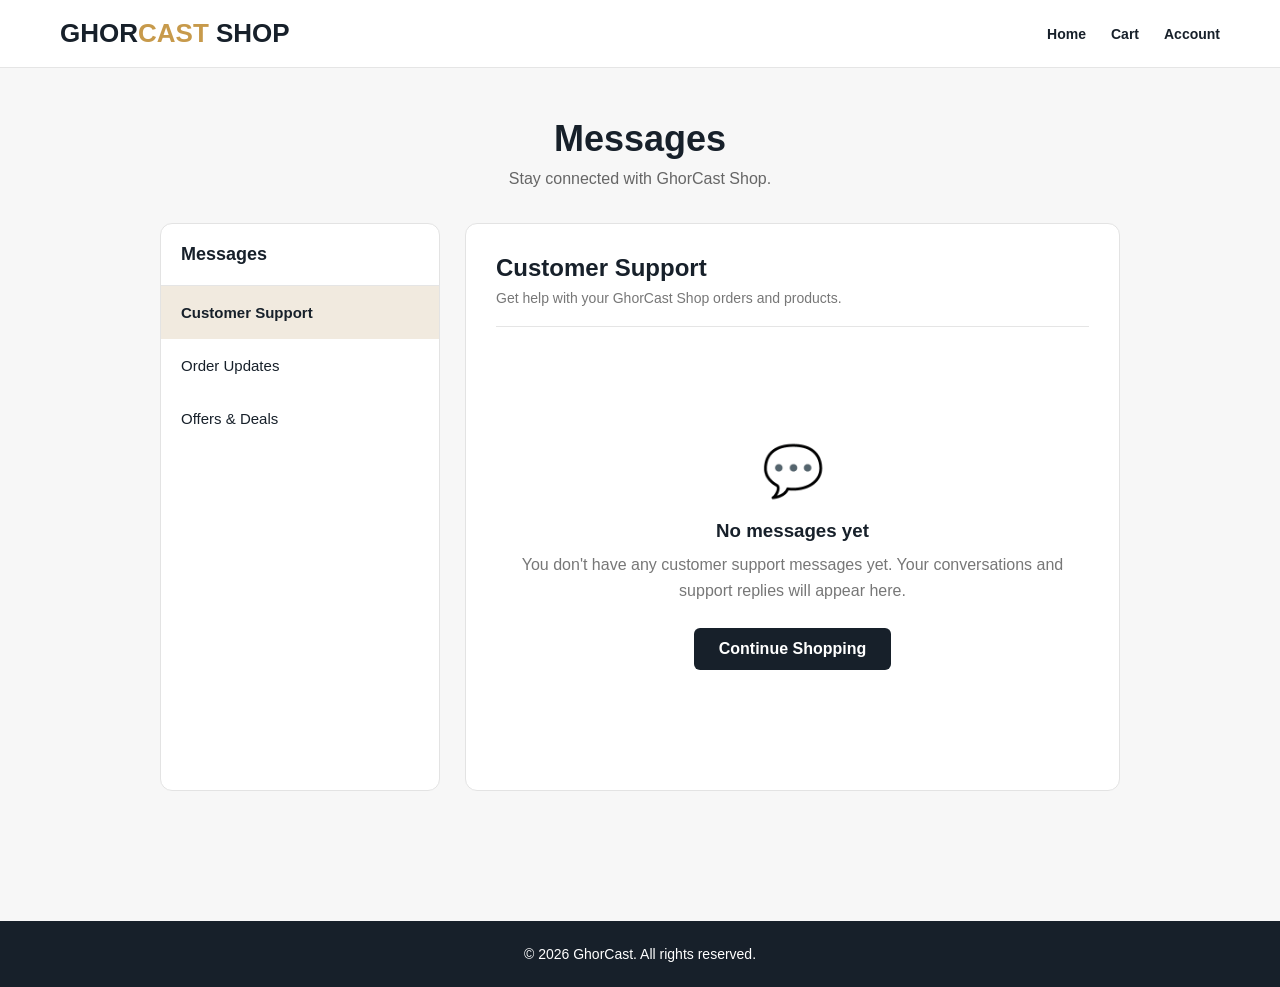
<file: messages.html>
<!DOCTYPE html>
<html lang="en"> 
<head>
    <meta charset="UTF-8">
    <meta name="viewport" content="width=device-width, initial-scale=1.0">

    <title>Messages | GhorCast Shop</title>

    <meta name="description"
          content="Messages and customer support for GhorCast Shop.">

    <style>
        * {
            box-sizing: border-box;
            margin: 0;
            padding: 0;
        }

        body {
            font-family: Arial, sans-serif;
            background: #f7f7f7;
            color: #17202a;
        }

        .container {
            max-width: 1200px;
            margin: auto;
            padding: 0 20px;
        }

        /* =================================
           HEADER
           ================================= */

        header {
            background: #ffffff;
            border-bottom: 1px solid #e5e5e5;
            padding: 18px 0;
        }

        header .container {
    display: flex;
    align-items: center;
    justify-content: space-between;
}

        .logo a {
            text-decoration: none;
            color: #17202a;
            font-size: 26px;
            font-weight: 800;
        }

        .logo a strong {
            color: #c79a4b;
        }

        .navigation {
            display: flex;
            align-items: center;
            gap: 25px;
        }

        .navigation a {
    text-decoration: none;
    color: #17202a;
    font-size: 14px;
    font-weight: 600;
} 

        .navigation a:hover {
            color: #c79a4b;
        }

        /* =================================
           MESSAGES PAGE
           ================================= */

        .messages-page {
            max-width: 1000px;
            margin: 50px auto;
            padding: 0 20px 80px;
        }

        .page-title {
            text-align: center;
            margin-bottom: 35px;
        }

        .page-title h1 {
            font-size: 36px;
            margin-bottom: 10px;
        }

        .page-title p {
            color: #666;
            font-size: 16px;
        }

        .message-layout {
            display: grid;
            grid-template-columns: 280px 1fr;
            gap: 25px;
        }

        /* =================================
           MESSAGE SIDEBAR
           ================================= */

        .message-sidebar {
            background: #ffffff;
            border: 1px solid #e3e3e3;
            border-radius: 12px;
            overflow: hidden;
        }

        .sidebar-title {
            padding: 20px;
            font-size: 18px;
            font-weight: 700;
            border-bottom: 1px solid #e5e5e5;
        }

        .message-option {
            display: block;
            width: 100%;
            padding: 18px 20px;
            border: none;
            background: #ffffff;
            text-align: left;
            cursor: pointer;
            font-size: 15px;
            color: #17202a;
        }

        .message-option:hover {
            background: #f7f7f7;
        }

        .message-option.active {
            background: #f1eadf;
            font-weight: 700;
        }

        /* =================================
           MESSAGE CONTENT
           ================================= */

        .message-content {
            background: #ffffff;
            border: 1px solid #e3e3e3;
            border-radius: 12px;
            min-height: 500px;
            padding: 30px;
        }

        .message-header {
            border-bottom: 1px solid #e5e5e5;
            padding-bottom: 20px;
            margin-bottom: 25px;
        }

        .message-header h2 {
            margin-bottom: 8px;
        }

        .message-header p {
            color: #777;
            font-size: 14px;
        }

        .empty-message {
            text-align: center;
            padding: 90px 20px;
            color: #777;
        }

        .empty-message .icon {
            font-size: 50px;
            margin-bottom: 20px;
        }

        .empty-message h3 {
            color: #17202a;
            margin-bottom: 10px;
        }

        .empty-message p {
            margin-bottom: 25px;
            line-height: 1.6;
        }

        .shop-button {
            display: inline-block;
            padding: 12px 25px;
            background: #17202a;
            color: #ffffff;
            text-decoration: none;
            border-radius: 6px;
            font-weight: 600;
        }

        .shop-button:hover {
            background: #c79a4b;
        }

        /* =================================
           FOOTER
           ================================= */

        footer {
            background: #17202a;
            color: #ffffff;
            text-align: center;
            padding: 25px 0;
        }

        footer p {
            font-size: 14px;
        }

        /* =================================
           MOBILE
           ================================= */

        @media (max-width: 768px) {

            .header-content {
                flex-direction: column;
            }

            .navigation {
                flex-wrap: wrap;
                justify-content: center;
                gap: 15px;
            }

            .message-layout {
                grid-template-columns: 1fr;
            }

            .page-title h1 {
                font-size: 30px;
            }

            .message-content {
                padding: 20px;
            }
        }
    </style>
</head>

<body>

<!-- HEADER -->
<header>

    <div class="container">

        <div class="logo">
    <a href="products.html">
    <span>GHOR</span><strong>CAST</strong> SHOP
</a>
</div>

        <nav class="navigation">
    <a href="products.html">Home</a>
    <a href="cart.html">Cart</a>
    <a href="account.html">Account</a>
</nav>

    </div>

</header>

<main class="messages-page">

    <div class="page-title">
        <h1>Messages</h1>
        <p>Stay connected with GhorCast Shop.</p>
    </div>


    <div class="message-layout">

        <!-- SIDEBAR -->

        <aside class="message-sidebar">

            <div class="sidebar-title">
                Messages
            </div>

            <button class="message-option active"
                    onclick="showMessage('support')">
                Customer Support
            </button>

            <button class="message-option"
                    onclick="showMessage('orders')">
                Order Updates
            </button>

            <button class="message-option"
                    onclick="showMessage('offers')">
                Offers & Deals
            </button>

        </aside>


        <!-- CONTENT -->

        <section class="message-content">

            <div class="message-header">
                <h2 id="messageTitle">
                    Customer Support
                </h2>

                <p id="messageSubtitle">
                    Get help with your GhorCast Shop orders and products.
                </p>
            </div>


            <div class="empty-message">

                <div class="icon">
                    💬
                </div>

                <h3 id="emptyTitle">
                    No messages yet
                </h3>

                <p id="emptyText">
                    You don't have any customer support messages yet.
                    Your conversations and support replies will appear here.
                </p>

                <a href="products.html" class="shop-button">
                    Continue Shopping
                </a>

            </div>

        </section>

    </div>

</main>


<footer>
    <div class="container">
        <p>© 2026 GhorCast. All rights reserved.</p>
    </div>
</footer>


<script>

    function showMessage(type) {

        const buttons =
            document.querySelectorAll(".message-option");

        buttons.forEach(function(button) {
            button.classList.remove("active");
        });

        event.target.classList.add("active");


        const title =
            document.getElementById("messageTitle");

        const subtitle =
            document.getElementById("messageSubtitle");

        const emptyTitle =
            document.getElementById("emptyTitle");

        const emptyText =
            document.getElementById("emptyText");


        if (type === "support") {

            title.textContent = "Customer Support";

            subtitle.textContent =
                "Get help with your GhorCast Shop orders and products.";

            emptyTitle.textContent =
                "No support messages yet";

            emptyText.textContent =
                "Your customer support conversations will appear here.";

        }


        if (type === "orders") {

            title.textContent = "Order Updates";

            subtitle.textContent =
                "Track important updates about your orders.";

            emptyTitle.textContent =
                "No order updates";

            emptyText.textContent =
                "Order confirmations, shipping updates and delivery information will appear here.";

        }


        if (type === "offers") {

            title.textContent = "Offers & Deals";

            subtitle.textContent =
                "Discover special offers from GhorCast Shop.";

            emptyTitle.textContent =
                "No offers yet";

            emptyText.textContent =
                "Special promotions and exclusive deals will appear here.";

        }

    }

</script>

</body>
</html>
</file>
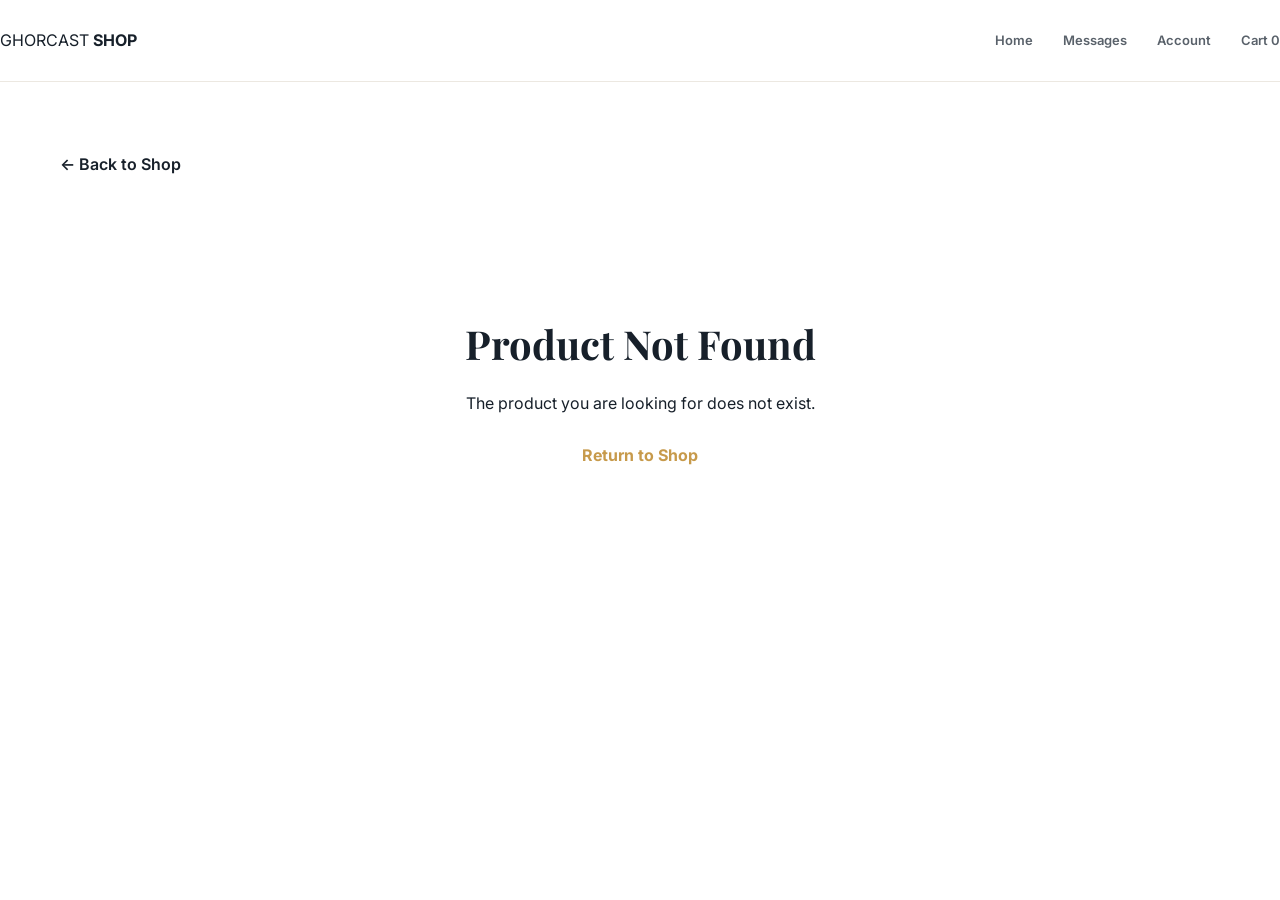
<file: product.html>
<!DOCTYPE html>
<html lang="en">

<head>

    <meta charset="UTF-8">

    <meta
        name="viewport"
        content="width=device-width, initial-scale=1.0"
    >

    <title>Product | GhorCastShop</title>

    <link
        rel="preconnect"
        href="https://fonts.googleapis.com"
    >

    <link
        rel="preconnect"
        href="https://fonts.googleapis.com"
        crossorigin
    >

    <link
        href="https://fonts.googleapis.com/css2?family=Inter:wght@400;500;600;700&family=Playfair+Display:wght@600;700&display=swap"
        rel="stylesheet"
    >

    <link
        rel="stylesheet"
        href="style.css"
    >

    <style>

        .product-page {
            max-width: 1200px;
            margin: 0 auto;
            padding: 70px 20px;
        }

        .product-back {
            display: inline-block;
            margin-bottom: 35px;
            color: #17202a;
            text-decoration: none;
            font-weight: 600;
        }

        .product-back:hover {
            color: #c79a4b;
        }

        .product-detail {
            display: grid;
            grid-template-columns: 1fr 1fr;
            gap: 70px;
            align-items: center;
        }

        .product-detail-image {
            background: #f5f3ef;
            border-radius: 24px;
            overflow: hidden;
        }

        .product-detail-image img {
            width: 100%;
            height: 520px;
            object-fit: cover;
            display: block;
        }

        .product-category {
            color: #c79a4b;
            font-size: 13px;
            font-weight: 700;
            letter-spacing: 2px;
            text-transform: uppercase;
            margin-bottom: 12px;
        }

        .product-detail-info h1 {
            font-family: "Playfair Display", serif;
            font-size: 48px;
            line-height: 1.1;
            margin: 0 0 20px;
            color: #17202a;
        }

        .product-description {
            color: #667085;
            font-size: 16px;
            line-height: 1.8;
            margin-bottom: 25px;
        }

        .product-price {
            font-size: 30px;
            font-weight: 700;
            color: #17202a;
            margin-bottom: 30px;
        }

        .product-old-price {
            font-size: 17px;
            color: #999;
            text-decoration: line-through;
            margin-left: 10px;
            font-weight: 400;
        }

        .quantity-box {
            display: flex;
            align-items: center;
            gap: 15px;
            margin-bottom: 25px;
        }

        .quantity-box label {
            font-weight: 600;
            color: #17202a;
        }

        .quantity-box input {
            width: 70px;
            padding: 12px;
            border: 1px solid #ddd;
            border-radius: 8px;
            text-align: center;
            font-size: 16px;
        }

        .product-buttons {
            display: flex;
            gap: 15px;
            flex-wrap: wrap;
        }

        .product-button {
            border: none;
            border-radius: 10px;
            padding: 15px 28px;
            font-size: 15px;
            font-weight: 700;
            cursor: pointer;
            transition: 0.2s ease;
        }

        .add-button {
            background: #17202a;
            color: white;
        }

        .add-button:hover {
            background: #c79a4b;
        }

        .buy-button {
            background: #c79a4b;
            color: white;
        }

        .buy-button:hover {
            background: #a8782f;
        }

        .product-message {
            margin-top: 18px;
            min-height: 24px;
            font-weight: 600;
        }

        .product-not-found {
            text-align: center;
            padding: 100px 20px;
        }

        .product-not-found h2 {
            font-family: "Playfair Display", serif;
            font-size: 40px;
            margin-bottom: 15px;
        }

        .product-not-found a {
            color: #c79a4b;
            font-weight: 700;
            text-decoration: none;
        }

        @media (max-width: 800px) {

            .product-detail {
                grid-template-columns: 1fr;
                gap: 35px;
            }

            .product-detail-image img {
                height: 400px;
            }

            .product-detail-info h1 {
                font-size: 36px;
            }

        }

        @media (max-width: 500px) {

            .product-page {
                padding: 45px 15px;
            }

            .product-detail-image img {
                height: 320px;
            }

            .product-detail-info h1 {
                font-size: 30px;
            }

            .product-button {
                width: 100%;
            }

        }

    </style>

</head>


<body>


<header class="site-header">

    <div class="header-inner">

        <a href="index.html" class="logo">

            <span>GHORCAST</span>

            <strong>SHOP</strong>

        </a>


        <nav class="main-nav">

            <a href="index.html">Home</a>

            <a href="messages.html">
                Messages
            </a>

            <a href="account.html">
                Account
            </a>

            <a href="cart.html">

                Cart

                <span id="cartCount">0</span>

            </a>

        </nav>

    </div>

</header>


<main class="product-page">


    <a
        href="products.html"
        class="product-back"
    >
        ← Back to Shop
    </a>


    <div id="productContainer"></div>


</main>


<script>


const products = {

    suitcase: {

        id: "suitcase",

        name: "Premium Travel Suitcase",

        category: "Luggage",

        price: 129,

        oldPrice: 159,

        description:
            "A premium travel suitcase designed for smooth journeys, reliable storage and modern travelers.",

        image:
            "https://images.unsplash.com/photo-1565026057447-bc90a4d8f3eb?auto=format&fit=crop&w=1200&q=85"

    },


    backpack: {

        id: "backpack",

        name: "Explorer Travel Backpack",

        category: "Bags",

        price: 79,

        oldPrice: 99,

        description:
            "A versatile travel backpack with practical storage, comfortable carrying and a clean modern design.",

        image:
            "https://images.unsplash.com/photo-1553062407-98eeb64c6a62?auto=format&fit=crop&w=1200&q=85"

    },


    adapter: {

        id: "adapter",

        name: "Universal Travel Adapter",

        category: "Travel",

        price: 29,

        oldPrice: 39,

        description:
            "A compact universal travel adapter made to keep your devices connected while traveling around the world.",

        image:
            "https://images.unsplash.com/photo-1583863788434-e58a36330cf0?auto=format&fit=crop&w=1200&q=85"

    },


    pillow: {

        id: "pillow",

        name: "Premium Travel Pillow",

        category: "Comfort",

        price: 35,

        oldPrice: 45,

        description:
            "A comfortable travel pillow designed to make long flights, road trips and journeys more relaxing.",

        image:
            "https://images.unsplash.com/photo-1600369671236-e74521d4b9ad?auto=format&fit=crop&w=1200&q=85"

    }

};


function getCart() {

    try {

        return JSON.parse(
            localStorage.getItem("ghorcastCart")
        ) || [];

    } catch (error) {

        return [];

    }

}


function updateCartCount() {

    const cart = getCart();

    let total = 0;

    cart.forEach(item => {

        total += Number(item.quantity) || 0;

    });


    const cartCount =
        document.getElementById("cartCount");


    if (cartCount) {

        cartCount.textContent = total;

    }

}


function addProductToCart() {

    const productId =
        new URLSearchParams(
            window.location.search
        ).get("id");


    const product =
        products[productId];


    if (!product) {

        return;

    }


    const quantityInput =
        document.getElementById("quantity");


    const quantity =
        Math.max(
            1,
            Number(quantityInput.value) || 1
        );


    const cart = getCart();


    const existing =
        cart.find(
            item => item.id === product.id
        );


    if (existing) {

        existing.quantity =
            Number(existing.quantity) +
            quantity;

    } else {

        cart.push({

            id: product.id,

            name: product.name,

            price: product.price,

            image: product.image,

            quantity: quantity

        });

    }


    localStorage.setItem(
        "ghorcastCart",
        JSON.stringify(cart)
    );


    updateCartCount();


    const message =
        document.getElementById(
            "productMessage"
        );


    if (message) {

        message.textContent =
            "Added to cart ✓";

    }


    setTimeout(() => {

        if (message) {

            message.textContent = "";

        }

    }, 2000);

}


function buyNow() {

    const productId =
        new URLSearchParams(
            window.location.search
        ).get("id");


    const product =
        products[productId];


    if (!product) {

        return;

    }


    const quantityInput =
        document.getElementById("quantity");


    const quantity =
        Math.max(
            1,
            Number(quantityInput.value) || 1
        );


    const buyNowItem = {

        id: product.id,

        name: product.name,

        price: product.price,

        image: product.image,

        quantity: quantity

    };


    localStorage.setItem(
        "ghorcastBuyNow",
        JSON.stringify(buyNowItem)
    );


    window.location.href =
        "checkout.html";

}


function loadProduct() {

    const params =
        new URLSearchParams(
            window.location.search
        );


    const productId =
        params.get("id");


    const product =
        products[productId];


    const container =
        document.getElementById(
            "productContainer"
        );


    if (!container) {

        return;

    }


    if (!product) {

        container.innerHTML = `

            <div class="product-not-found">

                <h2>
                    Product Not Found
                </h2>

                <p>
                    The product you are looking for does not exist.
                </p>

                <br>

                <a href="products.html">
                    Return to Shop
                </a>

            </div>

        `;

        return;

    }


    container.innerHTML = `

        <div class="product-detail">


            <div class="product-detail-image">

                <img
                    src="${product.image}"
                    alt="${product.name}"
                >

            </div>


            <div class="product-detail-info">


                <div class="product-category">

                    ${product.category}

                </div>


                <h1>

                    ${product.name}

                </h1>


                <p class="product-description">

                    ${product.description}

                </p>


                <div class="product-price">

                    $${product.price}

                    <span class="product-old-price">

                        $${product.oldPrice}

                    </span>

                </div>


                <div class="quantity-box">


                    <label for="quantity">

                        Quantity

                    </label>


                    <input

                        id="quantity"

                        type="number"

                        min="1"

                        value="1"

                    >


                </div>


                <div class="product-buttons">


                    <button

                        type="button"

                        class="product-button add-button"

                        onclick="addProductToCart()"

                    >

                        Add to Cart

                    </button>


                    <button

                        type="button"

                        class="product-button buy-button"

                        onclick="buyNow()"

                    >

                        Buy Now

                    </button>


                </div>


                <div

                    id="productMessage"

                    class="product-message"

                ></div>


            </div>


        </div>

    `;

}


loadProduct();

updateCartCount();


</script>


</body>

</html>
</file>
<file: style.css>
/* =========================================================
   GHORCASTSHOP
   Premium E-Commerce Design System
========================================================= */

/* =========================================================
   RESET
========================================================= */

* {
    margin: 0;
    padding: 0;
    box-sizing: border-box;
}

html {
    scroll-behavior: smooth;
}

body {
    font-family: "Inter", sans-serif;
    color: #17202a;
    background: #ffffff;
    line-height: 1.6;
    overflow-x: hidden;
}

img {
    display: block;
    width: 100%;
}

a {
    color: inherit;
    text-decoration: none;
}

button,
input,
select {
    font: inherit;
}

button {
    cursor: pointer;
}

.container {
    width: min(1180px, calc(100% - 40px));
    margin: 0 auto;
}


/* =========================================================
   TOP BAR
========================================================= */

.top-bar {
    background: #17202a;
    color: #ffffff;
    font-size: 11px;
    letter-spacing: 0.03em;
}

.top-bar-inner {
    min-height: 36px;
    display: flex;
    align-items: center;
    justify-content: space-between;
    gap: 20px;
}

.top-bar p {
    opacity: 0.82;
}

.top-links {
    display: flex;
    align-items: center;
    gap: 24px;
}

.top-links a {
    opacity: 0.8;
    transition: opacity 0.25s ease;
}

.top-links a:hover {
    opacity: 1;
}


/* =========================================================
   HEADER
========================================================= */

.site-header {
    position: sticky;
    top: 0;
    z-index: 1000;
    background: rgba(255, 255, 255, 0.96);
    border-bottom: 1px solid #ece8e1;
    backdrop-filter: blur(14px);
}

.header-inner {
    min-height: 78px;
    display: flex;
    align-items: center;
    justify-content: space-between;
    gap: 30px;
}


/* BRAND */

.brand {
    display: inline-flex;
    align-items: baseline;
    gap: 7px;
    flex-shrink: 0;
    letter-spacing: -0.04em;
}

.brand-main {
    color: #17202a;
    font-size: 21px;
    font-weight: 800;
}

.brand-shop {
    color: #b1853e;
    font-size: 13px;
    font-weight: 800;
    letter-spacing: 0.08em;
}


/* NAVIGATION */

.main-nav {
    display: flex;
    align-items: center;
    justify-content: center;
    gap: 30px;
}

.main-nav a {
    position: relative;
    color: #59616a;
    font-size: 13px;
    font-weight: 600;
    padding: 30px 0;
    transition:
        color 0.25s ease,
        transform 0.25s ease;
}

.main-nav a::after {
    content: "";
    position: absolute;
    left: 0;
    right: 0;
    bottom: 21px;
    height: 2px;
    background: #b1853e;
    transform: scaleX(0);
    transform-origin: center;
    transition: transform 0.25s ease;
}

.main-nav a:hover,
.main-nav a.active {
    color: #17202a;
}

.main-nav a:hover::after,
.main-nav a.active::after {
    transform: scaleX(1);
}


/* HEADER ACTIONS */

.header-actions {
    display: flex;
    align-items: center;
    gap: 12px;
}

.header-icon {
    width: 40px;
    height: 40px;
    border: 1px solid #e7e2da;
    border-radius: 50%;
    display: flex;
    align-items: center;
    justify-content: center;
    color: #17202a;
    font-size: 17px;
    transition:
        background 0.25s ease,
        border-color 0.25s ease,
        transform 0.25s ease;
}

.header-icon:hover {
    background: #f7f3ec;
    border-color: #c79a4b;
    transform: translateY(-2px);
}

.cart-icon {
    position: relative;
}

.cart-icon b {
    position: absolute;
    top: -4px;
    right: -3px;
    min-width: 17px;
    height: 17px;
    padding: 0 4px;
    border-radius: 20px;
    display: none;
    align-items: center;
    justify-content: center;
    background: #b1853e;
    color: #ffffff;
    font-size: 9px;
    font-weight: 800;
}

.account-button {
    padding: 11px 18px;
    border-radius: 5px;
    background: #17202a;
    color: #ffffff;
    font-size: 12px;
    font-weight: 700;
    transition:
        background 0.25s ease,
        transform 0.25s ease;
}

.account-button:hover {
    background: #b1853e;
    transform: translateY(-2px);
}


/* =========================================================
   HERO
========================================================= */

.hero {
    position: relative;
    min-height: 650px;
    display: flex;
    align-items: center;
    overflow: hidden;
    background: #17202a;
}

.hero-background {
    position: absolute;
    inset: 0;
    background:
        linear-gradient(
            90deg,
            rgba(16, 23, 29, 0.98) 0%,
            rgba(16, 23, 29, 0.90) 42%,
            rgba(16, 23, 29, 0.42) 100%
        ),
        url("https://images.unsplash.com/photo-1488085061387-422e29b40080?auto=format&fit=crop&w=1800&q=85")
        center / cover no-repeat;
    transform: scale(1.02);
}

.hero-background::after {
    content: "";
    position: absolute;
    inset: 0;
    background:
        radial-gradient(
            circle at 76% 50%,
            rgba(199, 154, 75, 0.14),
            transparent 34%
        );
}

.hero-content {
    position: relative;
    z-index: 2;
    min-height: 650px;
    display: grid;
    grid-template-columns: 1.1fr 0.9fr;
    align-items: center;
    gap: 70px;
    padding-top: 50px;
    padding-bottom: 50px;
}


/* HERO COPY */

.hero-copy {
    max-width: 650px;
}

.eyebrow {
    display: inline-block;
    margin-bottom: 22px;
    color: #e0b866;
    font-size: 11px;
    font-weight: 800;
    letter-spacing: 0.22em;
}

.hero h1 {
    color: #ffffff;
    font-family: "Playfair Display", serif;
    font-size: clamp(48px, 5vw, 76px);
    line-height: 1.03;
    letter-spacing: -0.045em;
    margin-bottom: 25px;
}

.hero h1 em {
    color: #e0b866;
    font-style: normal;
}

.hero-copy > p {
    max-width: 550px;
    color: rgba(255, 255, 255, 0.72);
    font-size: 15px;
    line-height: 1.8;
    margin-bottom: 34px;
}


/* HERO BUTTONS */

.hero-buttons {
    display: flex;
    flex-wrap: wrap;
    align-items: center;
    gap: 13px;
}

.button {
    min-height: 48px;
    padding: 0 24px;
    border-radius: 4px;
    display: inline-flex;
    align-items: center;
    justify-content: center;
    font-size: 12px;
    font-weight: 800;
    letter-spacing: 0.02em;
    transition:
        transform 0.25s ease,
        background 0.25s ease,
        border-color 0.25s ease;
}

.button:hover {
    transform: translateY(-3px);
}

.button-primary {
    background: #c79a4b;
    color: #17202a;
}

.button-primary:hover {
    background: #e0b866;
}

.button-secondary {
    border: 1px solid rgba(255, 255, 255, 0.28);
    color: #ffffff;
    background: rgba(255, 255, 255, 0.04);
}

.button-secondary:hover {
    border-color: #e0b866;
    background: rgba(255, 255, 255, 0.09);
}


/* HERO PRODUCT CARD */

.hero-card {
    width: min(390px, 100%);
    justify-self: end;
    padding: 14px;
    background: rgba(255, 255, 255, 0.96);
    box-shadow: 0 30px 80px rgba(0, 0, 0, 0.28);
    transform: rotate(1deg);
    transition: transform 0.4s ease;
}

.hero-card:hover {
    transform: rotate(0deg) translateY(-5px);
}

.hero-card-top {
    min-height: 35px;
    display: flex;
    align-items: center;
    justify-content: space-between;
    color: #8b8d8e;
    font-size: 9px;
    font-weight: 800;
    letter-spacing: 0.14em;
}

.hero-card-image {
    height: 320px;
    overflow: hidden;
}

.hero-card-image img {
    height: 100%;
    object-fit: cover;
    transition: transform 0.7s ease;
}

.hero-card:hover .hero-card-image img {
    transform: scale(1.04);
}

.hero-card-info {
    padding: 18px 4px 5px;
    display: flex;
    align-items: flex-end;
    justify-content: space-between;
    gap: 20px;
}

.hero-card-info small {
    color: #a0804a;
    font-size: 9px;
    font-weight: 800;
    letter-spacing: 0.12em;
}

.hero-card-info h3 {
    margin-top: 4px;
    font-size: 15px;
    line-height: 1.3;
}

.hero-card-info strong {
    color: #b1853e;
    font-size: 20px;
}


/* =========================================================
   TRUST SECTION
========================================================= */

.trust-section {
    border-bottom: 1px solid #eeeae3;
    background: #ffffff;
}

.trust-grid {
    min-height: 112px;
    display: grid;
    grid-template-columns: repeat(4, 1fr);
    gap: 25px;
    align-items: center;
}

.trust-item {
    display: flex;
    align-items: center;
    gap: 13px;
}

.trust-icon {
    width: 39px;
    height: 39px;
    flex-shrink: 0;
    border-radius: 50%;
    background: #f5f0e7;
    color: #a77d39;
    display: flex;
    align-items: center;
    justify-content: center;
    font-size: 15px;
}

.trust-item h3 {
    font-size: 12px;
    font-weight: 800;
    margin-bottom: 2px;
}

.trust-item p {
    color: #8a8f94;
    font-size: 10px;
}


/* =========================================================
   SECTION HEADING
========================================================= */

.featured-section {
    padding: 105px 0;
}

.section-heading {
    margin-bottom: 45px;
    display: flex;
    align-items: flex-end;
    justify-content: space-between;
    gap: 30px;
}

.section-label {
    display: block;
    color: #b1853e;
    font-size: 10px;
    font-weight: 800;
    letter-spacing: 0.18em;
    margin-bottom: 9px;
}

.section-heading h2,
.category-intro h2,
.promo-copy h2 {
    font-family: "Playfair Display", serif;
    color: #17202a;
    font-size: clamp(34px, 4vw, 48px);
    line-height: 1.1;
    letter-spacing: -0.035em;
}

.view-all {
    display: inline-flex;
    align-items: center;
    gap: 10px;
    color: #17202a;
    font-size: 11px;
    font-weight: 800;
    padding-bottom: 4px;
    border-bottom: 1px solid #17202a;
    transition:
        color 0.25s ease,
        border-color 0.25s ease,
        gap 0.25s ease;
}

.view-all:hover {
    color: #b1853e;
    border-color: #b1853e;
    gap: 15px;
}


/* =========================================================
   FEATURED PRODUCTS
========================================================= */

.featured-grid {
    display: grid;
    grid-template-columns: repeat(4, 1fr);
    gap: 22px;
}

.home-product {
    min-width: 0;
}

.home-product-image {
    position: relative;
    display: block;
    height: 370px;
    overflow: hidden;
    background: #f2f0ec;
}

.home-product-image img {
    width: 100%;
    height: 100%;
    object-fit: cover;
    transition:
        transform 0.6s ease,
        filter 0.4s ease;
}

.home-product:hover .home-product-image img {
    transform: scale(1.045);
}

.product-badge {
    position: absolute;
    top: 14px;
    left: 14px;
    z-index: 2;
    padding: 7px 9px;
    background: #17202a;
    color: #ffffff;
    font-size: 9px;
    font-weight: 800;
    letter-spacing: 0.06em;
}

.home-product-info {
    padding-top: 17px;
}

.product-category {
    color: #a0804a;
    font-size: 9px;
    font-weight: 800;
    letter-spacing: 0.14em;
}

.home-product-info h3 {
    margin: 7px 0 8px;
    font-size: 14px;
    line-height: 1.35;
}

.home-product-info h3 a {
    transition: color 0.25s ease;
}

.home-product-info h3 a:hover {
    color: #b1853e;
}

.rating {
    color: #c4933d;
    font-size: 10px;
    letter-spacing: 1px;
}

.rating span {
    margin-left: 6px;
    color: #8a8f94;
    letter-spacing: 0;
}

.price-row {
    display: flex;
    align-items: center;
    gap: 9px;
    margin-top: 10px;
}

.price-row strong {
    font-size: 16px;
}

.price-row del {
    color: #a4a6a8;
    font-size: 11px;
}


/* =========================================================
   CATEGORY SECTION
========================================================= */

.category-section {
    padding: 105px 0;
    background: #f7f5f1;
}

.category-intro {
    max-width: 650px;
    margin-bottom: 45px;
}

.category-intro p {
    max-width: 560px;
    margin-top: 18px;
    color: #73797f;
    font-size: 14px;
    line-height: 1.8;
}

.category-grid {
    display: grid;
    grid-template-columns: 1.4fr 1fr;
    grid-template-rows: 275px 275px;
    gap: 18px;
}

.category-card {
    position: relative;
    overflow: hidden;
    min-height: 0;
    background: #17202a;
}

.category-large {
    grid-row: 1 / 3;
}

.category-card img {
    width: 100%;
    height: 100%;
    object-fit: cover;
    transition:
        transform 0.7s ease,
        filter 0.5s ease;
}

.category-card:hover img {
    transform: scale(1.055);
    filter: brightness(0.82);
}

.category-overlay {
    position: absolute;
    inset: 0;
    display: flex;
    flex-direction: column;
    justify-content: flex-end;
    padding: 30px;
    color: #ffffff;
    background:
        linear-gradient(
            to top,
            rgba(12, 17, 21, 0.88),
            rgba(12, 17, 21, 0.08) 70%
        );
}

.category-overlay span {
    margin-bottom: 5px;
    color: #e0b866;
    font-size: 9px;
    font-weight: 800;
    letter-spacing: 0.15em;
}

.category-overlay h3 {
    font-family: "Playfair Display", serif;
    font-size: 27px;
    line-height: 1.1;
}

.category-overlay b {
    margin-top: 13px;
    font-size: 10px;
    font-weight: 800;
    transition: transform 0.25s ease;
}

.category-card:hover .category-overlay b {
    transform: translateX(5px);
}


/* =========================================================
   PROMO SECTION
========================================================= */

.promo-section {
    padding: 105px 0;
    background: #ffffff;
}

.promo-box {
    position: relative;
    min-height: 390px;
    overflow: hidden;
    padding: 65px;
    display: flex;
    align-items: center;
    justify-content: space-between;
    background:
        linear-gradient(
            120deg,
            #17202a 0%,
            #222e38 100%
        );
}

.promo-box::before {
    content: "";
    position: absolute;
    width: 480px;
    height: 480px;
    right: 70px;
    top: -180px;
    border: 1px solid rgba(224, 184, 102, 0.18);
    border-radius: 50%;
}

.promo-box::after {
    content: "";
    position: absolute;
    width: 350px;
    height: 350px;
    right: 135px;
    top: -115px;
    border: 1px solid rgba(224, 184, 102, 0.12);
    border-radius: 50%;
}

.promo-copy {
    position: relative;
    z-index: 2;
    max-width: 570px;
}

.promo-copy .section-label {
    color: #e0b866;
}

.promo-copy h2 {
    color: #ffffff;
    font-size: clamp(39px, 4vw, 55px);
}

.promo-copy p {
    max-width: 500px;
    margin: 18px 0 27px;
    color: rgba(255, 255, 255, 0.65);
    font-size: 13px;
    line-height: 1.8;
}

.button-light {
    background: #ffffff;
    color: #17202a;
}

.button-light:hover {
    background: #e0b866;
}

.promo-mark {
    position: relative;
    z-index: 2;
    width: 230px;
    height: 230px;
    flex-shrink: 0;
    border: 1px solid rgba(224, 184, 102, 0.35);
    border-radius: 50%;
    display: flex;
    flex-direction: column;
    align-items: center;
    justify-content: center;
    transform: rotate(-8deg);
}

.promo-mark span {
    color: #ffffff;
    font-size: 19px;
    font-weight: 800;
    letter-spacing: -0.04em;
}

.promo-mark strong {
    color: #e0b866;
    font-size: 13px;
    letter-spacing: 0.2em;
}


/* =========================================================
   FOOTER
========================================================= */

.site-footer {
    background: #10171d;
    color: #ffffff;
}

.footer-main {
    padding-top: 70px;
    padding-bottom: 65px;
    display: grid;
    grid-template-columns: 2fr 1fr 1fr 1fr;
    gap: 55px;
}

.footer-logo {
    margin-bottom: 17px;
}

.footer-logo .brand-main {
    color: #ffffff;
}

.footer-brand p {
    max-width: 270px;
    color: rgba(255, 255, 255, 0.52);
    font-size: 12px;
    line-height: 1.8;
}

.footer-column {
    display: flex;
    flex-direction: column;
    align-items: flex-start;
    gap: 10px;
}

.footer-column h3 {
    margin-bottom: 9px;
    color: #e0b866;
    font-size: 10px;
    font-weight: 800;
    letter-spacing: 0.14em;
    text-transform: uppercase;
}

.footer-column a {
    color: rgba(255, 255, 255, 0.58);
    font-size: 11px;
    transition: color 0.25s ease;
}

.footer-column a:hover {
    color: #ffffff;
}

.footer-bottom {
    min-height: 70px;
    border-top: 1px solid rgba(255, 255, 255, 0.09);
    display: flex;
    align-items: center;
    justify-content: space-between;
    gap: 20px;
    color: rgba(255, 255, 255, 0.35);
    font-size: 9px;
}


/* =========================================================
   RESPONSIVE — TABLET
========================================================= */

@media (max-width: 1050px) {

    .main-nav {
        gap: 19px;
    }

    .header-actions {
        gap: 7px;
    }

    .account-button {
        padding: 10px 13px;
    }

    .hero-content {
        grid-template-columns: 1fr 0.75fr;
        gap: 40px;
    }

    .hero-card {
        max-width: 340px;
    }

    .hero-card-image {
        height: 285px;
    }

    .featured-grid {
        grid-template-columns: repeat(2, 1fr);
        row-gap: 45px;
    }

    .home-product-image {
        height: 420px;
    }

    .trust-grid {
        grid-template-columns: repeat(2, 1fr);
        padding: 25px 0;
        row-gap: 25px;
    }
}


/* =========================================================
   RESPONSIVE — SMALL TABLET
========================================================= */

@media (max-width: 800px) {

    .top-bar-inner {
        justify-content: center;
    }

    .top-links {
        display: none;
    }

    .header-inner {
        min-height: 70px;
    }

    .main-nav {
        display: none;
    }

    .hero,
    .hero-content {
        min-height: auto;
    }

    .hero-content {
        grid-template-columns: 1fr;
        padding-top: 85px;
        padding-bottom: 85px;
    }

    .hero-card {
        justify-self: start;
        max-width: 390px;
    }

    .category-grid {
        grid-template-columns: 1fr;
        grid-template-rows: 420px 260px 260px;
    }

    .category-large {
        grid-row: auto;
    }

    .promo-box {
        padding: 50px;
    }

    .promo-mark {
        width: 180px;
        height: 180px;
    }

    .footer-main {
        grid-template-columns: 1.5fr 1fr 1fr;
    }

    .footer-brand {
        grid-column: 1 / -1;
    }
}


/* =========================================================
   RESPONSIVE — MOBILE
========================================================= */

@media (max-width: 600px) {

    .container {
        width: min(100% - 28px, 1180px);
    }

    .top-bar {
        display: none;
    }

    .header-inner {
        min-height: 64px;
        gap: 10px;
    }

    .brand {
        gap: 5px;
    }

    .brand-main {
        font-size: 18px;
    }

    .brand-shop {
        font-size: 10px;
    }

    .header-actions {
        gap: 6px;
    }

    .header-icon {
        width: 35px;
        height: 35px;
        font-size: 14px;
    }

    .account-button {
        display: none;
    }

    .hero-content {
        padding-top: 65px;
        padding-bottom: 65px;
        gap: 45px;
    }

    .hero h1 {
        font-size: 46px;
    }

    .hero-copy > p {
        font-size: 13px;
    }

    .hero-buttons {
        align-items: stretch;
        flex-direction: column;
    }

    .button {
        width: 100%;
    }

    .hero-card {
        width: 100%;
    }

    .hero-card-image {
        height: 300px;
    }

    .trust-grid {
        grid-template-columns: 1fr;
        padding: 30px 0;
    }

    .featured-section,
    .category-section,
    .promo-section {
        padding: 75px 0;
    }

    .section-heading {
        align-items: flex-start;
        flex-direction: column;
        gap: 20px;
        margin-bottom: 30px;
    }

    .section-heading h2,
    .category-intro h2 {
        font-size: 37px;
    }

    .featured-grid {
        grid-template-columns: 1fr;
        row-gap: 45px;
    }

    .home-product-image {
        height: 430px;
    }

    .category-grid {
        grid-template-rows: 360px 250px 250px;
    }

    .category-overlay {
        padding: 23px;
    }

    .category-overlay h3 {
        font-size: 24px;
    }

    .promo-box {
        min-height: auto;
        padding: 45px 28px;
        display: block;
    }

    .promo-mark {
        margin: 40px auto 0;
        width: 170px;
        height: 170px;
    }

    .footer-main {
        grid-template-columns: 1fr 1fr;
        gap: 40px 25px;
        padding-top: 55px;
        padding-bottom: 50px;
    }

    .footer-brand {
        grid-column: 1 / -1;
    }

    .footer-bottom {
        min-height: 90px;
        padding: 20px 0;
        flex-direction: column;
        align-items: flex-start;
        justify-content: center;
    }
}


/* =========================================================
   VERY SMALL PHONES
========================================================= */

@media (max-width: 380px) {

    .hero h1 {
        font-size: 40px;
    }

    .hero-card-image {
        height: 260px;
    }

    .home-product-image {
        height: 360px;
    }

    .footer-main {
        grid-template-columns: 1fr;
    }

    .footer-brand {
        grid-column: auto;
    }
}


/* =========================================================
   ACCESSIBILITY
========================================================= */

:focus-visible {
    outline: 2px solid #c79a4b;
    outline-offset: 3px;
}


/* =========================================================
   REDUCED MOTION
========================================================= */

@media (prefers-reduced-motion: reduce) {

    html {
        scroll-behavior: auto;
    }

    *,
    *::before,
    *::after {
        transition-duration: 0.01ms !important;
        animation-duration: 0.01ms !important;
        animation-iteration-count: 1 !important;
    }
}
/* your existing CSS */

/* =========================
   NEVER SHOW EMPTY MESSAGE
========================= */

#noProducts {
    display: none !important;
}

#noProducts.show {
    display: block !important;
}
</file>
